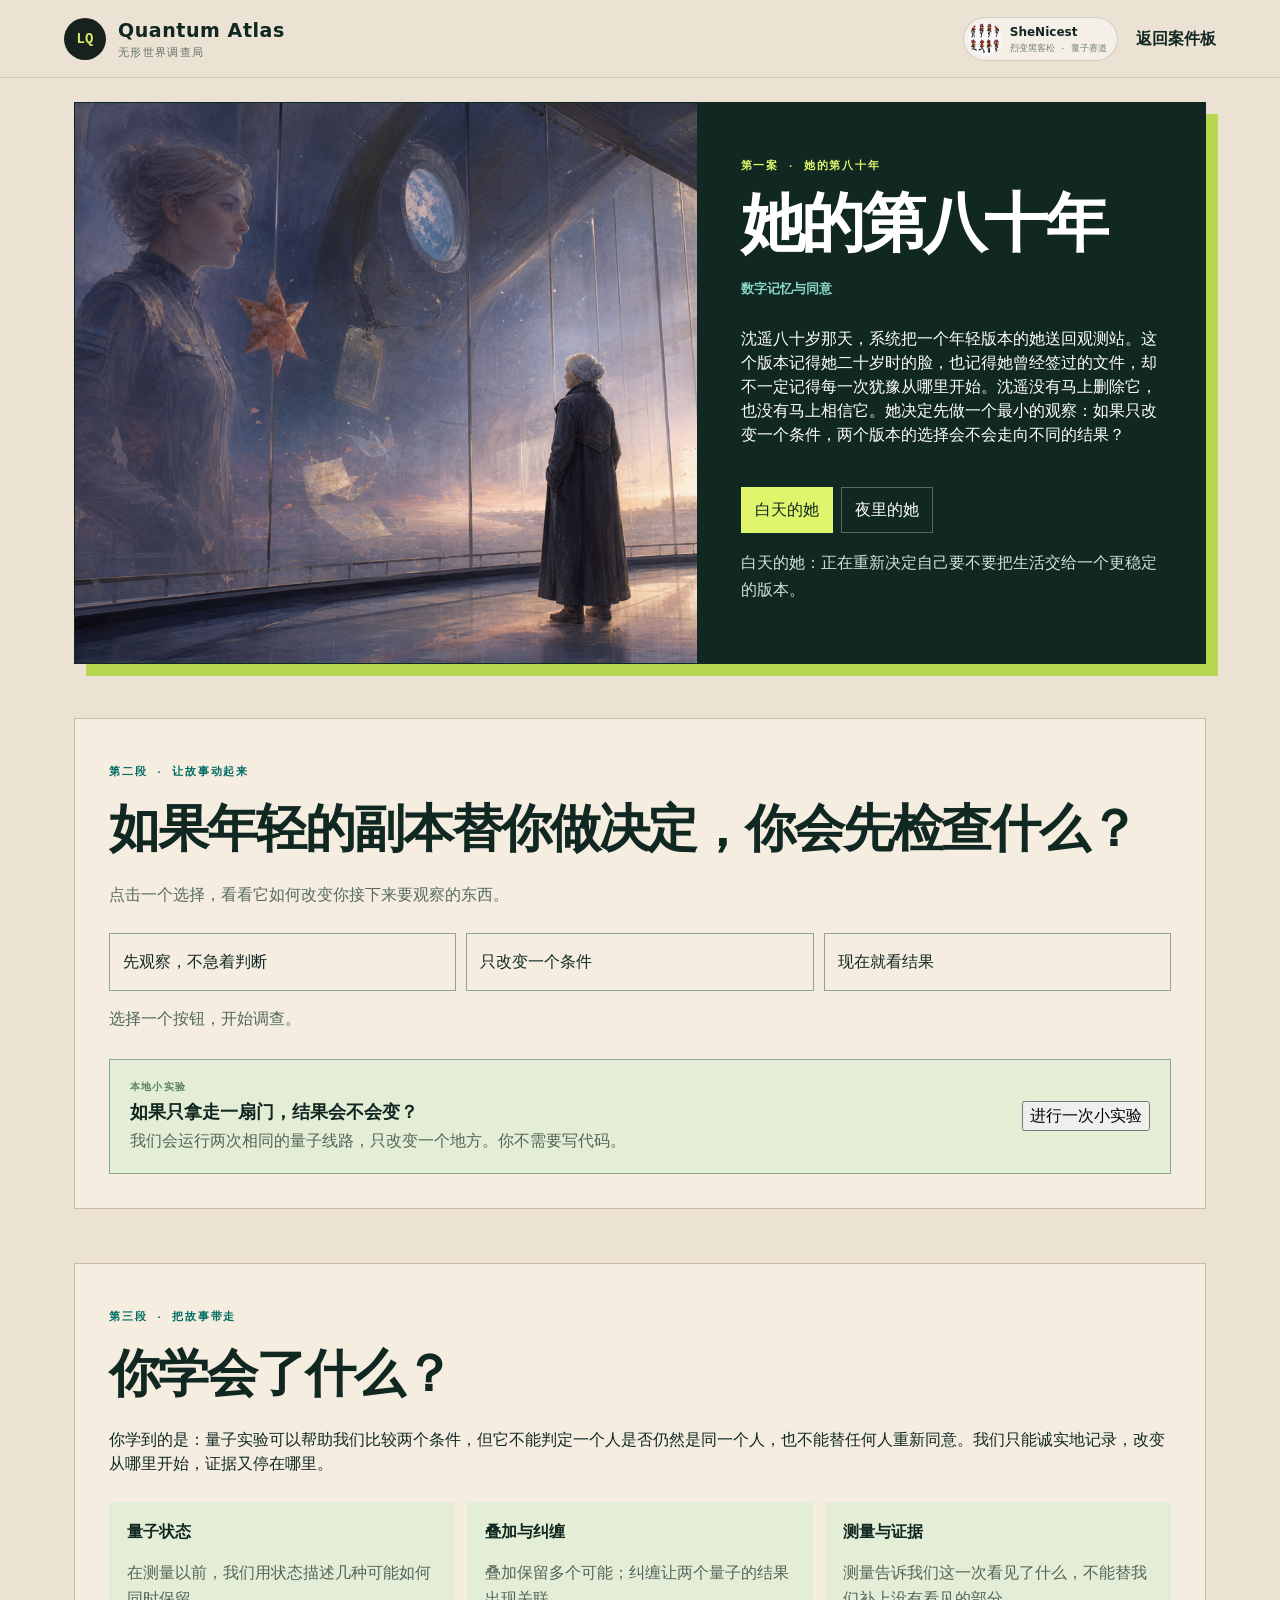
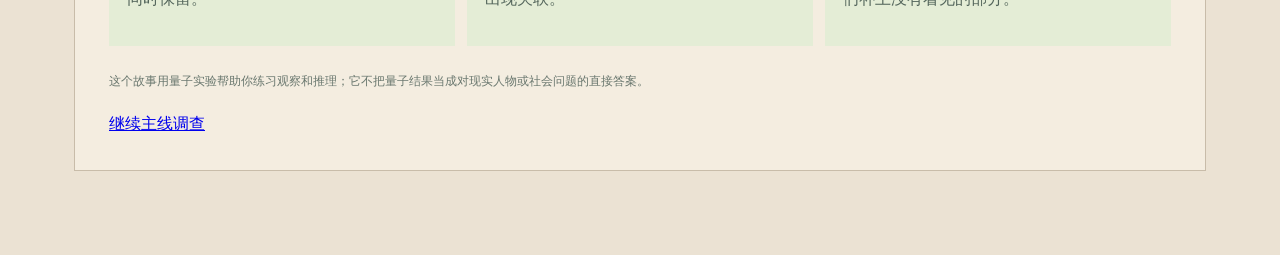
<file: starter_kit/web/case.html>
<!doctype html>
<html lang="zh-CN">
<head>
  <meta charset="utf-8">
  <meta name="viewport" content="width=device-width, initial-scale=1">
  <title>Quantum Atlas · 案件</title>
  <link rel="icon" href="favicon.svg" type="image/svg+xml">
  <link rel="stylesheet" href="styles.css">
  <link rel="stylesheet" href="case.css">
</head>
<body class="case-page">
  <header class="masthead"><a class="brand" href="index.html"><span class="brand-mark">LQ</span><span><strong>Quantum Atlas</strong><small>无形世界调查局</small></span></a><div class="masthead-partner" aria-label="SheNicest 赛事合作标识"><img src="assets/shenicest-logo.png" alt="SheNicest 赛事徽章"><span><strong>SheNicest</strong><small>烈变黑客松 · 量子赛道</small></span></div><a class="case-back" href="index.html#caseboard-title">返回案件板</a></header>
  <main id="case-main">
    <section class="case-intro" aria-labelledby="case-title">
      <div class="case-art"><img data-case-art src="assets/story/zero-point-station.png" alt="案件场景"></div>
      <div class="case-intro-copy"><p class="eyebrow" data-case-number>案件</p><h1 id="case-title" data-case-title>正在打开档案</h1><p class="case-theme" data-case-theme></p><p data-case-intro>档案正在展开。</p><div class="case-identities"><button class="case-choice active" data-identity="public" type="button">白天的她</button><button class="case-choice" data-identity="hidden" type="button">夜里的她</button></div><p class="case-identity-copy" data-identity-copy></p></div>
    </section>

    <section class="case-interaction" aria-labelledby="interaction-title">
      <div class="case-section-heading"><p class="eyebrow">第二段 · 让故事动起来</p><h2 id="interaction-title" data-case-question>你愿意先看哪一种可能？</h2><p>点击一个选择，看看它如何改变你接下来要观察的东西。</p></div>
      <div class="case-actions"><button class="case-action" data-action="observe" type="button">先观察，不急着判断</button><button class="case-action" data-action="change" type="button">只改变一个条件</button><button class="case-action" data-action="measure" type="button">现在就看结果</button></div>
      <p class="case-feedback" data-case-feedback role="status" aria-live="polite">选择一个按钮，开始调查。</p>
      <div class="case-experiment"><div><span class="case-label">本地小实验</span><strong>如果只拿走一扇门，结果会不会变？</strong><p>我们会运行两次相同的量子线路，只改变一个地方。你不需要写代码。</p></div><button id="run-case-experiment" class="story-primary" type="button">进行一次小实验</button></div>
      <div class="case-result" data-case-result hidden><span class="case-label">你刚刚看见</span><strong data-result-title>等待结果</strong><p data-result-copy></p><div class="case-bars" data-case-bars></div></div>
    </section>

    <section class="case-summary" aria-labelledby="summary-title"><p class="eyebrow">第三段 · 把故事带走</p><h2 id="summary-title">你学会了什么？</h2><p class="case-lesson" data-case-lesson></p><div class="case-summary-grid"><div><strong>量子状态</strong><p>在测量以前，我们用状态描述几种可能如何同时保留。</p></div><div><strong>叠加与纠缠</strong><p>叠加保留多个可能；纠缠让两个量子的结果出现关联。</p></div><div><strong>测量与证据</strong><p>测量告诉我们这一次看见了什么，不能替我们补上没有看见的部分。</p></div></div><p class="case-boundary">这个故事用量子实验帮助你练习观察和推理；它不把量子结果当成对现实人物或社会问题的直接答案。</p><a class="story-primary" href="index.html#inquiry-world">继续主线调查</a></section>
  </main>
  <div class="notice" data-case-notice role="status" aria-live="polite"></div>
  <script src="case.js" defer></script>
</body>
</html>
</file>
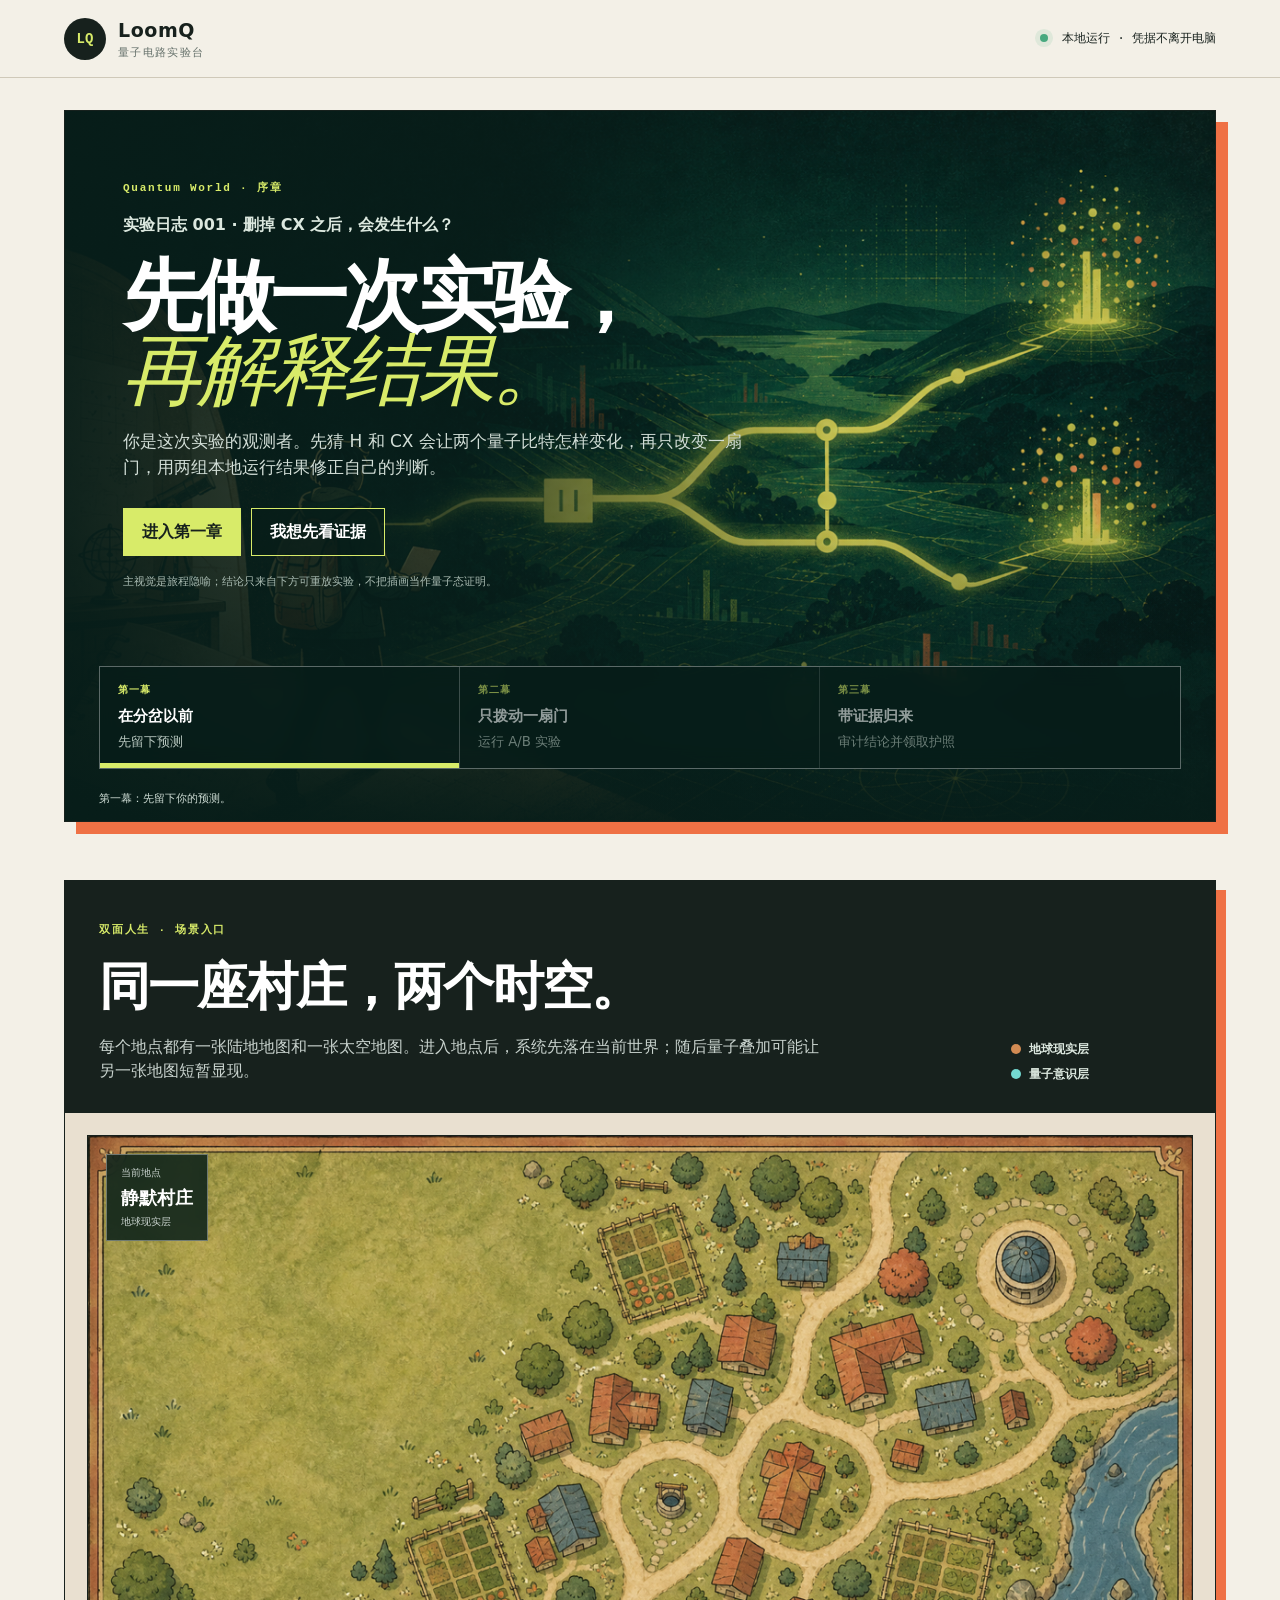
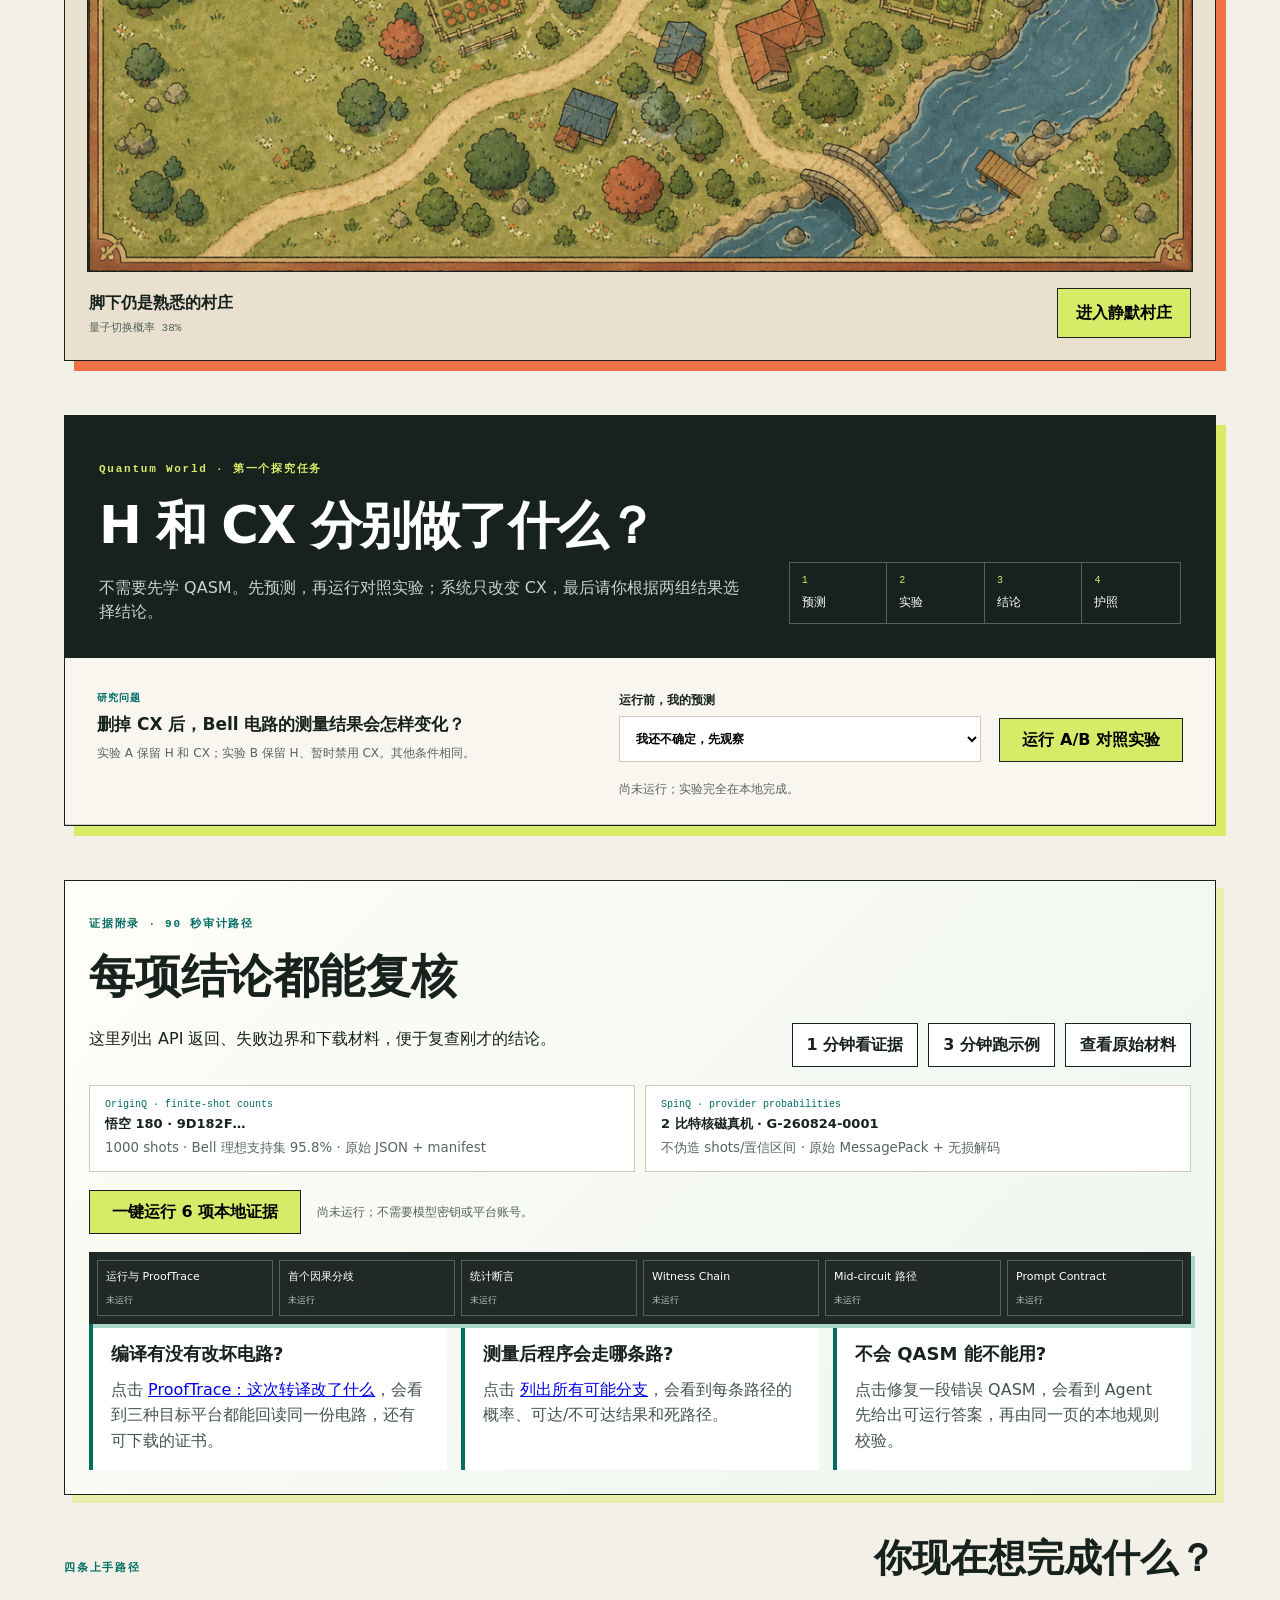
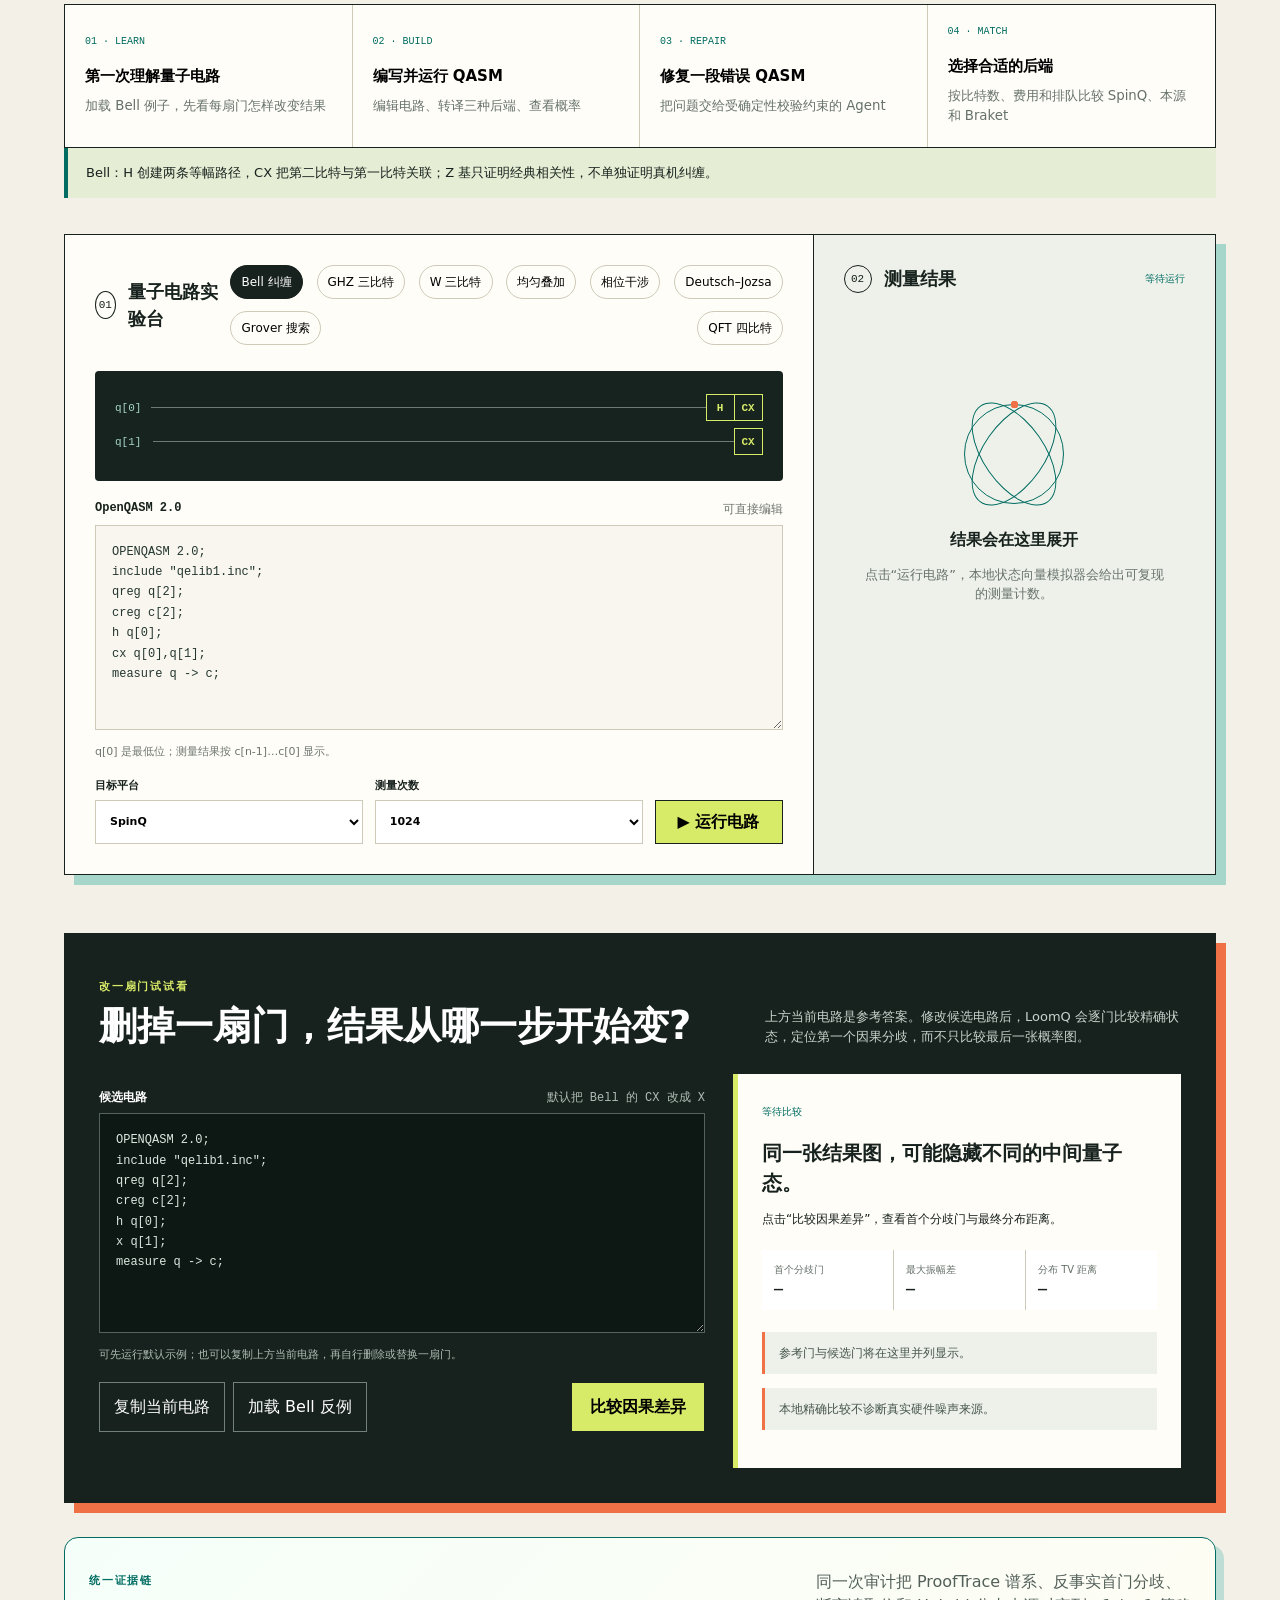
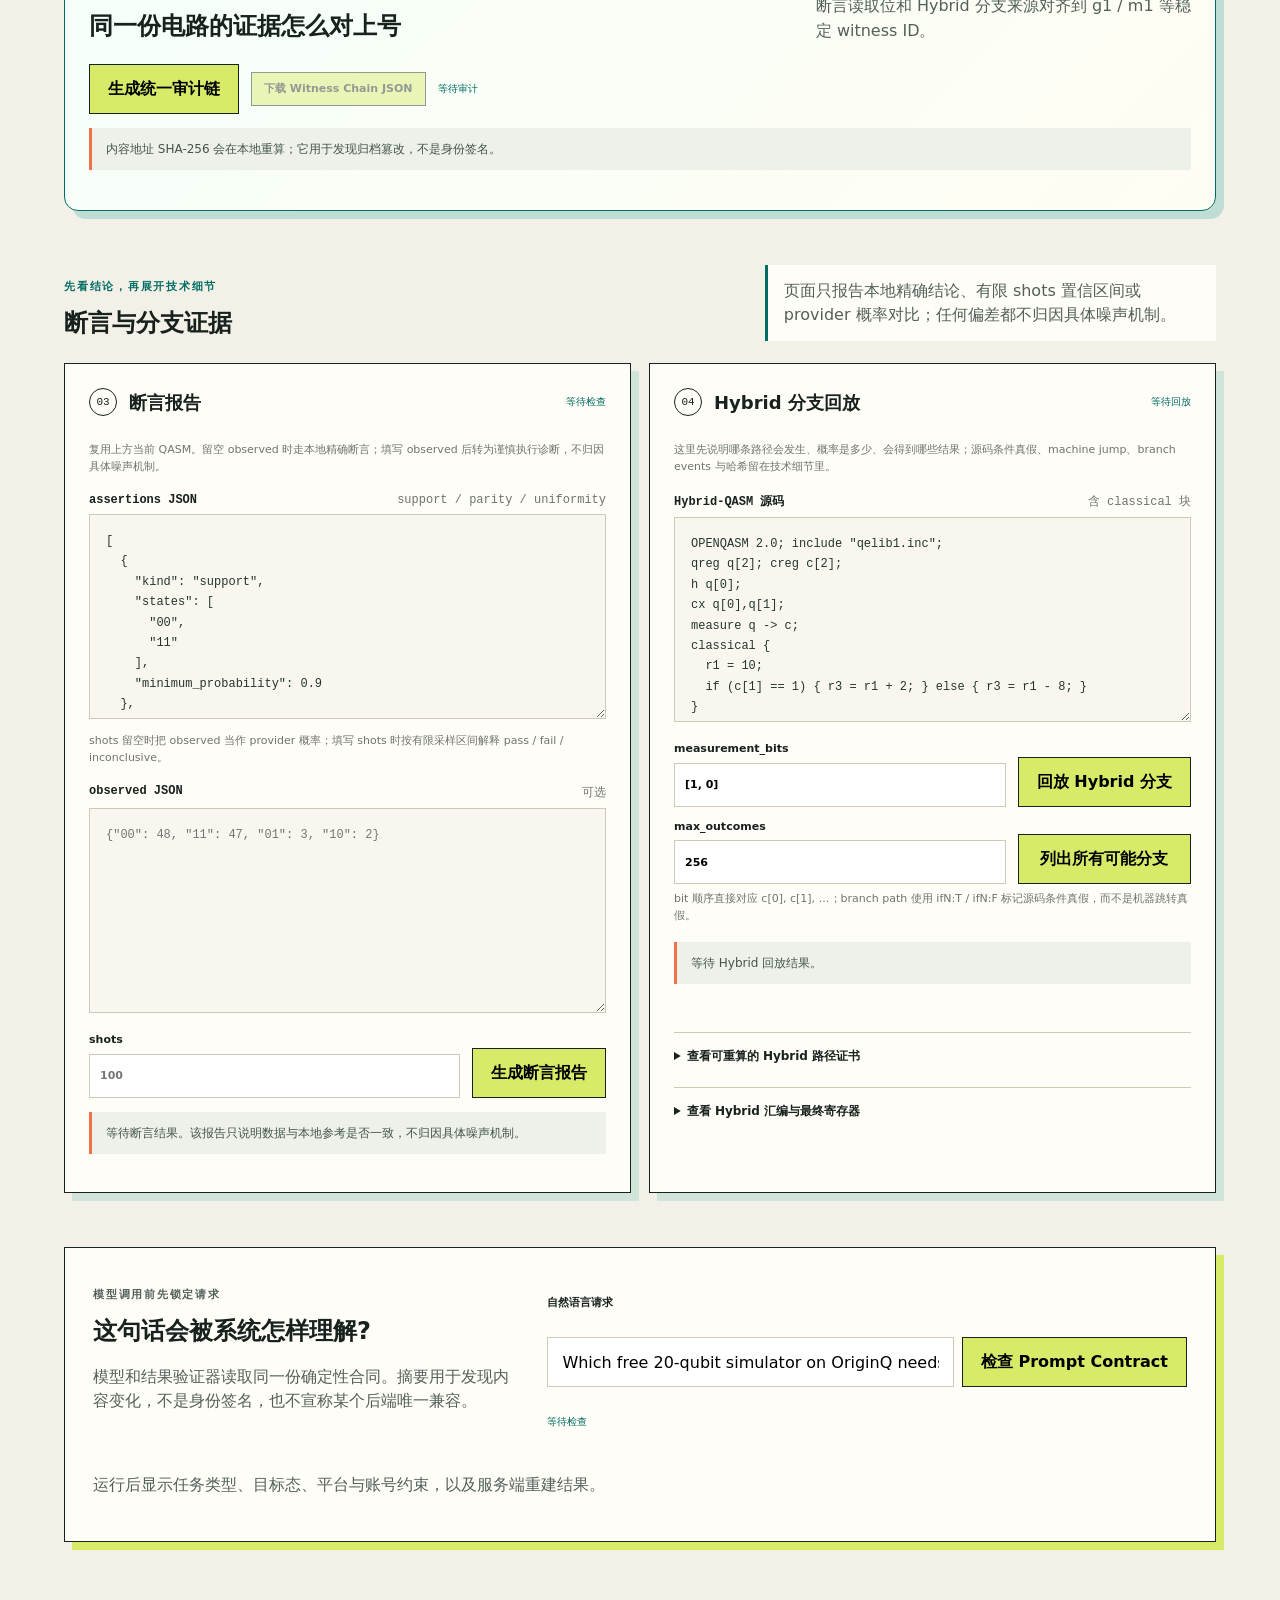
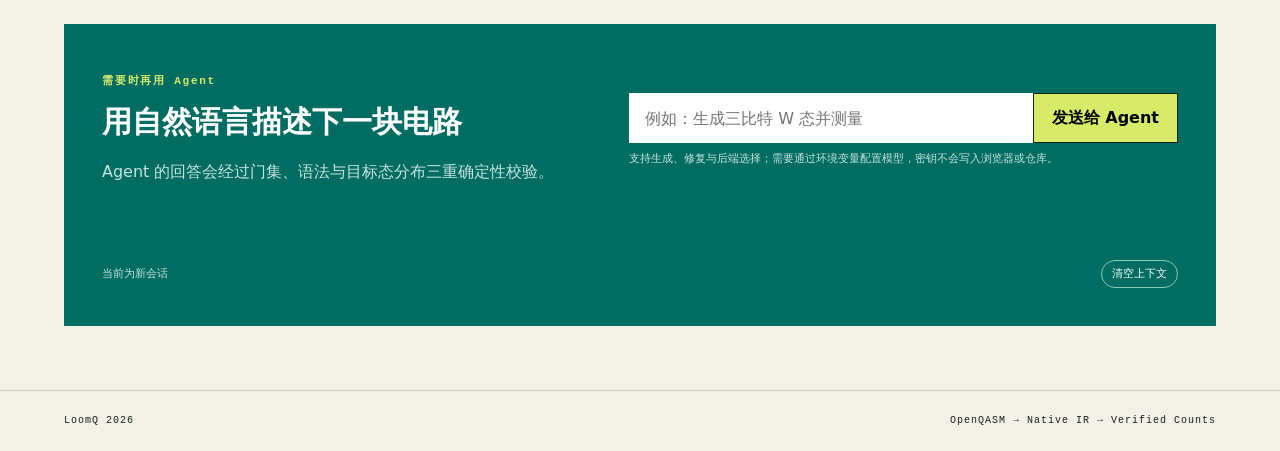
<file: starter_kit/web/console.backup.html>
<!doctype html>
<html lang="zh-CN">
<head>
  <meta charset="utf-8">
  <meta name="viewport" content="width=device-width, initial-scale=1">
  <meta name="description" content="LoomQ 零依赖量子电路实验台">
  <title>LoomQ · 量子电路实验台</title>
  <link rel="icon" href="favicon.svg" type="image/svg+xml">
  <link rel="stylesheet" href="styles.css">
  <link rel="stylesheet" href="enhancements.css">
</head>
<body>
  <a class="skip-link" href="#inquiry-world">跳到探究任务</a>
  <header class="masthead">
    <a class="brand" href="#top" aria-label="LoomQ 首页">
      <span class="brand-mark" aria-hidden="true">LQ</span>
      <span><strong>LoomQ</strong><small>量子电路实验台</small></span>
    </a>
    <p class="status"><span aria-hidden="true"></span> 本地运行 · 凭据不离开电脑</p>
  </header>

  <main id="top">
    <section class="story-hero" aria-labelledby="hero-title">
      <img src="assets/quantum-world-journey.png" alt="一位初学者从观测站走向由量子电路线构成的分岔世界，手中拿着实验护照">
      <div class="story-hero-copy">
        <p class="eyebrow">Quantum World · 序章</p>
        <p class="story-kicker">实验日志 001 · 删掉 CX 之后，会发生什么？</p>
        <h1 id="hero-title">先做一次实验，<br><em>再解释结果。</em></h1>
        <p class="intro">你是这次实验的观测者。先猜 H 和 CX 会让两个量子比特怎样变化，再只改变一扇门，用两组本地运行结果修正自己的判断。</p>
        <nav class="story-actions" aria-label="Quantum World 快速入口">
          <a class="story-primary" href="#inquiry-world">进入第一章</a>
          <a class="story-secondary" href="#evidence-map">我想先看证据</a>
        </nav>
        <p class="story-boundary">主视觉是旅程隐喻；结论只来自下方可重放实验，不把插画当作量子态证明。</p>
      </div>
      <ol id="story-chapters" class="story-chapters" aria-label="三幕探究旅程">
        <li data-story-chapter="predict" class="current"><span>第一幕</span><strong>在分岔以前</strong><small>先留下预测</small></li>
        <li data-story-chapter="experiment" class="upcoming"><span>第二幕</span><strong>只拨动一扇门</strong><small>运行 A/B 实验</small></li>
        <li data-story-chapter="conclude" class="upcoming"><span>第三幕</span><strong>带证据归来</strong><small>审计结论并领取护照</small></li>
      </ol>
      <p id="story-progress-copy" class="story-progress-copy" role="status" aria-live="polite">第一幕：先留下你的预测。</p>
    </section>

    <section id="double-life" class="double-life" aria-labelledby="double-life-title">
      <div class="double-life-heading">
        <div>
          <p class="eyebrow">双面人生 · 场景入口</p>
          <h2 id="double-life-title">同一座村庄，两个时空。</h2>
          <p>每个地点都有一张陆地地图和一张太空地图。进入地点后，系统先落在当前世界；随后量子叠加可能让另一张地图短暂显现。</p>
        </div>
        <div class="double-life-legend" aria-label="场景说明">
          <span><i class="legend-dot earth"></i>地球现实层</span>
          <span><i class="legend-dot cosmos"></i>量子意识层</span>
        </div>
      </div>
      <div class="double-life-stage-wrap">
        <div class="double-life-stage" data-double-life-stage data-side="earth" aria-label="双面人生场景地图">
          <img class="double-life-layer is-visible" data-double-life-layer="earth" src="assets/story/double-life-village-earth-2d.png" alt="二维地球现实层贴图：安静村庄、道路、菜园与观测穹顶">
          <img class="double-life-layer" data-double-life-layer="cosmos" src="assets/story/double-life-village-cosmos-2d.png" alt="二维量子意识层贴图：同一座村庄变成星云道路与发光栖居地">
          <div class="double-life-location"><span>当前地点</span><strong data-double-life-location>静默村庄</strong><small data-double-life-side>地球现实层</small></div>
          <div class="double-life-toast" data-double-life-toast role="status" aria-live="polite" hidden></div>
        </div>
        <div class="double-life-controls">
          <div><strong data-double-life-transition>等待进入地点</strong><span data-double-life-probability>量子切换概率 38%</span></div>
          <button id="double-life-enter" class="secondary" type="button">进入静默村庄</button>
        </div>
      </div>
    </section>

    <section id="inquiry-world" class="inquiry-world" aria-labelledby="inquiry-title" tabindex="-1">
      <div class="inquiry-heading">
        <div>
          <p class="eyebrow">Quantum World · 第一个探究任务</p>
          <h2 id="inquiry-title">H 和 CX 分别做了什么？</h2>
          <p>不需要先学 QASM。先预测，再运行对照实验；系统只改变 CX，最后请你根据两组结果选择结论。</p>
        </div>
        <ol class="inquiry-route" aria-label="探究步骤">
          <li><span>1</span>预测</li>
          <li><span>2</span>实验</li>
          <li><span>3</span>结论</li>
          <li><span>4</span>护照</li>
        </ol>
      </div>

      <div class="inquiry-prompt">
        <div>
          <span class="inquiry-label">研究问题</span>
          <strong>删掉 CX 后，Bell 电路的测量结果会怎样变化？</strong>
          <p>实验 A 保留 H 和 CX；实验 B 保留 H、暂时禁用 CX。其他条件相同。</p>
        </div>
        <label for="inquiry-prediction">运行前，我的预测
          <select id="inquiry-prediction">
            <option value="not-sure">我还不确定，先观察</option>
            <option value="h-opens-branches">H 已经建立分支，CX 改变相关结构</option>
            <option value="cx-opens-branches">CX 才建立最初的两个分支</option>
          </select>
        </label>
        <button id="run-inquiry" class="primary" type="button">运行 A/B 对照实验</button>
        <p id="inquiry-status" role="status" aria-live="polite">尚未运行；实验完全在本地完成。</p>
      </div>

      <div id="inquiry-results" class="inquiry-results" hidden>
        <div class="inquiry-comparison">
          <article class="inquiry-experiment">
            <header><span>实验 A · 完整 Bell</span><strong>H + CX</strong></header>
            <div id="inquiry-control-chart" class="inquiry-chart" aria-label="完整 Bell 电路测量分布"></div>
            <p id="inquiry-control-observation">等待实验结果。</p>
          </article>
          <article class="inquiry-experiment variant">
            <header><span>实验 B · 只改一个条件</span><strong>H，禁用 CX</strong></header>
            <div id="inquiry-variant-chart" class="inquiry-chart" aria-label="禁用 CX 后的测量分布"></div>
            <p id="inquiry-variant-observation">等待实验结果。</p>
          </article>
        </div>
        <div class="inquiry-finding" aria-live="polite">
          <span class="inquiry-label">证据读法</span>
          <strong id="inquiry-finding-title">等待比较</strong>
          <p id="inquiry-finding-copy"></p>
          <code id="inquiry-divergence">first divergence —</code>
        </div>
        <div class="inquiry-conclusion">
          <label for="inquiry-conclusion">根据结果，我的结论
            <select id="inquiry-conclusion">
              <option value="h-opens-branches-cx-correlates">H 建立分支，CX 改变两个比特的相关结构</option>
              <option value="cx-opens-branches">CX 建立了最初的两个分支</option>
              <option value="proves-nonlocality">这次 Z 基实验完整证明了 Bell 非定域性</option>
            </select>
          </label>
          <button id="audit-inquiry" class="secondary" type="button">用实验审计结论</button>
          <div id="inquiry-audit" class="inquiry-audit" role="status" aria-live="polite">
            选择一条结论，让系统指出证据支持到哪里。
          </div>
          <a id="download-inquiry" class="proof-download" href="#" aria-disabled="true">下载可重放实验护照 JSON</a>
        </div>
      </div>
    </section>

    <section id="evidence-map" class="evidence-map" aria-labelledby="evidence-map-title" tabindex="-1">
      <div class="evidence-map-header">
        <div>
          <p class="eyebrow">证据附录 · 90 秒审计路径</p>
          <h2 id="evidence-map-title">每项结论都能复核</h2>
          <p>这里列出 API 返回、失败边界和下载材料，便于复查刚才的结论。</p>
        </div>
        <div class="judge-choices" aria-label="快速入口">
          <a class="judge-choice" href="#evidence-map">1 分钟看证据</a>
          <a class="judge-choice" href="#workspace">3 分钟跑示例</a>
          <a class="judge-choice" href="https://github.com/JunkaiWang-TheoPhy/LoomQ-2026/tree/main/starter_kit/evidence" target="_blank" rel="noreferrer">查看原始材料</a>
        </div>
      </div>
      <div class="hardware-proofline" aria-label="已归档真机证据">
        <a href="https://github.com/JunkaiWang-TheoPhy/LoomQ-2026/blob/main/starter_kit/evidence/files/originq-result.json" target="_blank" rel="noreferrer">
          <span>OriginQ · finite-shot counts</span>
          <strong>悟空 180 · 9D182F…</strong>
          <small>1000 shots · Bell 理想支持集 95.8% · 原始 JSON + manifest</small>
        </a>
        <a href="https://github.com/JunkaiWang-TheoPhy/LoomQ-2026/blob/main/starter_kit/evidence/files/spinq-result.msgpack" target="_blank" rel="noreferrer">
          <span>SpinQ · provider probabilities</span>
          <strong>2 比特核磁真机 · G-260824-0001</strong>
          <small>不伪造 shots/置信区间 · 原始 MessagePack + 无损解码</small>
        </a>
      </div>
      <div class="judge-tour-launch">
        <button id="run-judge-tour" class="primary" type="button">一键运行 6 项本地证据</button>
        <p id="judge-tour-status" role="status" aria-live="polite">尚未运行；不需要模型密钥或平台账号。</p>
      </div>
      <nav id="judge-tour" class="judge-tour" aria-label="90 秒评委导览">
        <a href="#workspace" data-tour-step="run">运行与 ProofTrace <span id="tour-run-status">未运行</span></a>
        <a href="#counterfactual-panel" data-tour-step="compare">首个因果分歧 <span id="tour-compare-status">未运行</span></a>
        <a href="#assert-panel" data-tour-step="assert">统计断言 <span id="tour-assert-status">未运行</span></a>
        <a href="#witness-panel" data-tour-step="witness">Witness Chain <span id="tour-witness-status">未运行</span></a>
        <a href="#hybrid-panel" data-tour-step="hybrid">Mid-circuit 路径 <span id="tour-hybrid-status">未运行</span></a>
        <a href="#prompt-contract-panel" data-tour-step="contract">Prompt Contract <span id="tour-contract-status">未运行</span></a>
      </nav>
      <ol class="question-checklist">
        <li class="question-item">
          <h3>编译有没有改坏电路?</h3>
          <p>点击 <a href="#proof-panel">ProofTrace：这次转译改了什么</a>，会看到三种目标平台都能回读同一份电路，还有可下载的证书。</p>
        </li>
        <li class="question-item">
          <h3>测量后程序会走哪条路?</h3>
          <p>点击 <a href="#hybrid-panel">列出所有可能分支</a>，会看到每条路径的概率、可达/不可达结果和死路径。</p>
        </li>
        <li class="question-item">
          <h3>不会 QASM 能不能用?</h3>
          <p>点击修复一段错误 QASM，会看到 Agent 先给出可运行答案，再由同一页的本地规则校验。</p>
        </li>
      </ol>
    </section>

    <section class="task-switcher" aria-labelledby="task-title">
      <div>
        <p class="eyebrow">四条上手路径</p>
        <h2 id="task-title">你现在想完成什么？</h2>
      </div>
      <div class="task-grid">
        <button class="task-card" data-task="learn"><span>01 · LEARN</span><strong>第一次理解量子电路</strong><small>加载 Bell 例子，先看每扇门怎样改变结果</small></button>
        <button class="task-card" data-task="build"><span>02 · BUILD</span><strong>编写并运行 QASM</strong><small>编辑电路、转译三种后端、查看概率</small></button>
        <button class="task-card" data-task="repair"><span>03 · REPAIR</span><strong>修复一段错误 QASM</strong><small>把问题交给受确定性校验约束的 Agent</small></button>
        <button class="task-card" data-task="backend"><span>04 · MATCH</span><strong>选择合适的后端</strong><small>按比特数、费用和排队比较 SpinQ、本源和 Braket</small></button>
      </div>
      <div id="lesson" class="lesson" tabindex="-1">
        <strong>Bell 态只需要两步：</strong>H 门让 q[0] 同时保留 0 和 1 的振幅；CX 再把 q[1] 与它关联。测量时主要得到 00 和 11，这证明模拟结果具有经典相关性；单靠 Z 基测量不能完整证明真机纠缠。
      </div>
    </section>

    <section id="workspace" class="workspace" aria-label="量子电路实验台" tabindex="-1">
      <div class="editor-panel">
        <div class="panel-heading">
          <div><span class="index">01</span><h2>量子电路实验台</h2></div>
          <div class="examples" role="group" aria-label="示例电路">
            <button class="chip active" data-example="bell">Bell 纠缠</button>
            <button class="chip" data-example="ghz">GHZ 三比特</button>
            <button class="chip" data-example="w">W 三比特</button>
            <button class="chip" data-example="uniform">均匀叠加</button>
            <button class="chip" data-example="interference">相位干涉</button>
            <button class="chip" data-example="deutsch">Deutsch–Jozsa</button>
            <button class="chip" data-example="grover">Grover 搜索</button>
            <button class="chip" data-example="qft">QFT 四比特</button>
          </div>
        </div>

        <div id="circuit" class="circuit" aria-label="量子电路预览"></div>

        <label class="code-label" for="qasm">OpenQASM 2.0 <span>可直接编辑</span></label>
        <textarea id="qasm" spellcheck="false" aria-describedby="qasm-help"></textarea>
        <p id="qasm-help" class="hint">q[0] 是最低位；测量结果按 c[n-1]…c[0] 显示。</p>

        <div class="controls">
          <label>目标平台
            <select id="target">
              <option value="spinq">SpinQ</option>
              <option value="originq">本源 OriginQ</option>
              <option value="braket">AWS Braket</option>
            </select>
          </label>
          <label>测量次数
            <select id="shots">
              <option>128</option><option>512</option><option selected>1024</option><option>4096</option>
            </select>
          </label>
          <button id="run" class="primary"><span aria-hidden="true">▶</span> 运行电路</button>
        </div>
      </div>

      <aside class="result-panel" aria-labelledby="result-title">
        <div class="panel-heading">
          <div><span class="index">02</span><h2 id="result-title">测量结果</h2></div>
          <span id="backend" class="backend">等待运行</span>
        </div>
        <div id="empty" class="empty-state">
          <div class="orbit" aria-hidden="true"><i></i><i></i><i></i></div>
          <strong>结果会在这里展开</strong>
          <p>点击“运行电路”，本地状态向量模拟器会给出可复现的测量计数。</p>
        </div>
        <div id="results" hidden>
          <div id="chart" class="chart" aria-label="测量概率柱状图"></div>
          <table id="result-table">
            <caption>测量结果文本表</caption>
            <thead><tr><th scope="col">量子态</th><th scope="col">计数</th><th scope="col">概率</th></tr></thead>
            <tbody id="result-rows"></tbody>
          </table>
          <p id="explanation" class="explanation"></p>
          <details id="proof-panel" class="proof-panel" open>
            <summary>
              <strong>ProofTrace：这次转译改了什么</strong>
              <span id="proof-status">等待证明</span>
            </summary>
            <p id="proof-scope" class="proof-scope"></p>
            <dl class="proof-semantic">
              <div>
                <dt>所有基列都查过了吗？</dt>
                <dd id="proof-semantic-basis">—</dd>
              </div>
              <div>
                <dt>是不是同一个全局相位？</dt>
                <dd id="proof-semantic-phase">—</dd>
              </div>
              <div>
                <dt>最大误差有多大？</dt>
                <dd id="proof-semantic-error">—</dd>
              </div>
              <div>
                <dt>这是不是形式化证明？</dt>
                <dd id="proof-semantic-bound">—</dd>
              </div>
            </dl>
            <dl class="proof-metrics">
              <div><dt>量子门</dt><dd id="proof-gates">—</dd></div>
              <div><dt>深度</dt><dd id="proof-depth">—</dd></div>
              <div><dt>双比特门</dt><dd id="proof-two-qubit">—</dd></div>
              <div><dt>来源覆盖</dt><dd id="proof-lineage">—</dd></div>
            </dl>
            <strong class="proof-label">三后端独立回读</strong>
            <ul id="proof-targets" class="proof-targets"></ul>
            <strong class="proof-label">已应用的可证明重写</strong>
            <ol id="proof-rewrites" class="proof-rewrites"></ol>
            <a id="download-proof" class="proof-download" href="#" aria-disabled="true">下载证明证书 JSON</a>
          </details>
          <details id="state-trace" class="state-trace" aria-label="逐门量子状态" open>
            <summary class="trace-heading">
              <strong>逐门状态故事</strong>
              <span>振幅包含概率看不到的相位</span>
            </summary>
            <ol id="trace-steps"></ol>
          </details>
          <details>
            <summary>查看目标平台原生指令</summary>
            <pre id="native"></pre>
          </details>
        </div>
      </aside>
    </section>

    <section id="counterfactual-panel" class="counterfactual" aria-labelledby="counterfactual-title">
      <div class="counterfactual-heading">
        <div>
          <p class="eyebrow">改一扇门试试看</p>
          <h2 id="counterfactual-title">删掉一扇门，结果从哪一步开始变?</h2>
        </div>
        <p>上方当前电路是参考答案。修改候选电路后，LoomQ 会逐门比较精确状态，定位第一个因果分歧，而不只比较最后一张概率图。</p>
      </div>
      <div class="counterfactual-grid">
        <div>
          <label class="code-label" for="candidate-qasm">候选电路 <span>默认把 Bell 的 CX 改成 X</span></label>
          <textarea id="candidate-qasm" spellcheck="false" aria-describedby="candidate-help"></textarea>
          <p id="candidate-help" class="hint">可先运行默认示例；也可以复制上方当前电路，再自行删除或替换一扇门。</p>
          <div class="counterfactual-controls">
            <button id="copy-reference" class="ghost-button" type="button">复制当前电路</button>
            <button id="load-counterexample" class="ghost-button" type="button">加载 Bell 反例</button>
            <button id="run-compare" class="secondary" type="button">比较因果差异</button>
          </div>
        </div>
        <div id="compare-result" class="compare-result" tabindex="-1" aria-live="polite">
          <span id="compare-status" class="backend">等待比较</span>
          <strong id="compare-summary">同一张结果图，可能隐藏不同的中间量子态。</strong>
          <p id="compare-explanation">点击“比较因果差异”，查看首个分歧门与最终分布距离。</p>
          <dl class="compare-metrics">
            <div><dt>首个分歧门</dt><dd id="compare-gate">—</dd></div>
            <div><dt>最大振幅差</dt><dd id="compare-amplitude">—</dd></div>
            <div><dt>分布 TV 距离</dt><dd id="compare-distance">—</dd></div>
          </dl>
          <p id="compare-operations" class="audit-note">参考门与候选门将在这里并列显示。</p>
          <p id="compare-scope" class="audit-note">本地精确比较不诊断真实硬件噪声来源。</p>
        </div>
      </div>
    </section>

    <section id="witness-panel" class="witness-panel" aria-labelledby="witness-title" tabindex="-1">
      <div class="witness-heading">
        <div>
          <p class="eyebrow">统一证据链</p>
          <h2 id="witness-title">同一份电路的证据怎么对上号</h2>
        </div>
        <p>同一次审计把 ProofTrace 谱系、反事实首门分歧、断言读取位和 Hybrid 分支来源对齐到 g1 / m1 等稳定 witness ID。</p>
      </div>
      <div class="witness-actions">
        <button id="run-witness" class="secondary" type="button">生成统一审计链</button>
        <a id="download-witness" class="proof-download" href="#" aria-disabled="true">下载 Witness Chain JSON</a>
        <span id="witness-status" class="backend">等待审计</span>
      </div>
      <p id="witness-integrity" class="audit-note">内容地址 SHA-256 会在本地重算；它用于发现归档篡改，不是身份签名。</p>
      <ol id="witness-chain" class="witness-chain" aria-live="polite"></ol>
    </section>

    <section class="evidence-lab" aria-labelledby="evidence-title">
      <div class="evidence-header">
        <div>
          <p class="eyebrow">先看结论，再展开技术细节</p>
          <h2 id="evidence-title">断言与分支证据</h2>
        </div>
        <p class="evidence-copy">页面只报告本地精确结论、有限 shots 置信区间或 provider 概率对比；任何偏差都不归因具体噪声机制。</p>
      </div>

      <div class="evidence-grid">
        <section id="assert-panel" class="evidence-card" aria-labelledby="assert-title">
          <div class="panel-heading">
            <div><span class="index">03</span><h3 id="assert-title">断言报告</h3></div>
            <span id="assert-mode" class="backend">等待检查</span>
          </div>
          <p class="hint">复用上方当前 QASM。留空 observed 时走本地精确断言；填写 observed 后转为谨慎执行诊断，不归因具体噪声机制。</p>
          <label class="code-label" for="assertions-input">assertions JSON <span>support / parity / uniformity</span></label>
          <textarea id="assertions-input" spellcheck="false" aria-describedby="assert-help"></textarea>
          <p id="assert-help" class="hint">shots 留空时把 observed 当作 provider 概率；填写 shots 时按有限采样区间解释 pass / fail / inconclusive。</p>
          <label class="code-label" for="observed-input">observed JSON <span>可选</span></label>
          <textarea id="observed-input" spellcheck="false" placeholder='{"00": 48, "11": 47, "01": 3, "10": 2}'></textarea>
          <div class="evidence-controls">
            <label>shots
              <input id="observed-shots" type="number" min="1" max="100000" step="1" placeholder="100">
            </label>
            <button id="run-assert" class="secondary" type="button">生成断言报告</button>
          </div>
          <p id="assert-caveat" class="audit-note">等待断言结果。该报告只说明数据与本地参考是否一致，不归因具体噪声机制。</p>
          <ul id="assert-results" class="audit-list"></ul>
        </section>

        <section id="hybrid-panel" class="evidence-card" aria-labelledby="hybrid-title">
          <div class="panel-heading">
            <div><span class="index">04</span><h3 id="hybrid-title">Hybrid 分支回放</h3></div>
            <span id="hybrid-path" class="backend">等待回放</span>
          </div>
          <p class="hint">这里先说明哪条路径会发生、概率是多少、会得到哪些结果；源码条件真假、machine jump、branch events 与哈希留在技术细节里。</p>
          <label class="code-label" for="hybrid-source">Hybrid-QASM 源码 <span>含 classical 块</span></label>
          <textarea id="hybrid-source" spellcheck="false"></textarea>
          <div class="evidence-controls">
            <label>measurement_bits
              <input id="hybrid-bits" type="text" value="[1, 0]" aria-describedby="hybrid-help">
            </label>
            <button id="run-hybrid" class="secondary" type="button">回放 Hybrid 分支</button>
            <label>max_outcomes
              <input id="hybrid-max-outcomes" type="number" min="1" max="256" step="1" value="256">
            </label>
            <button id="run-hybrid-path" class="secondary" type="button">列出所有可能分支</button>
          </div>
          <p id="hybrid-help" class="hint">bit 顺序直接对应 c[0], c[1], …；branch path 使用 ifN:T / ifN:F 标记源码条件真假，而不是机器跳转真假。</p>
          <p id="hybrid-caveat" class="audit-note">等待 Hybrid 回放结果。</p>
          <ol id="hybrid-branches" class="audit-list"></ol>
          <ol id="hybrid-events" class="audit-list compact"></ol>
          <details id="hybrid-path-panel" class="path-certificate">
            <summary>查看可重算的 Hybrid 路径证书</summary>
            <p id="hybrid-path-summary" class="audit-note">等待路径证书。</p>
            <div id="hybrid-path-overview" class="path-summary-grid"></div>
            <a id="download-hybrid-path" class="proof-download path-download" href="#" aria-disabled="true">下载路径证书 JSON</a>
            <ol id="hybrid-path-probabilities" class="audit-list"></ol>
            <ol id="hybrid-path-unreachable" class="audit-list compact"></ol>
          </details>
          <details>
            <summary>查看 Hybrid 汇编与最终寄存器</summary>
            <pre id="hybrid-assembly"></pre>
            <pre id="hybrid-registers"></pre>
          </details>
        </section>
      </div>
    </section>

    <section id="prompt-contract-panel" class="prompt-contract-panel" aria-labelledby="prompt-contract-title" tabindex="-1">
      <div>
        <p class="eyebrow">模型调用前先锁定请求</p>
        <h2 id="prompt-contract-title">这句话会被系统怎样理解?</h2>
        <p>模型和结果验证器读取同一份确定性合同。摘要用于发现内容变化，不是身份签名，也不宣称某个后端唯一兼容。</p>
      </div>
      <div class="prompt-contract-controls">
        <label for="contract-prompt">自然语言请求</label>
        <input id="contract-prompt" maxlength="20000" value="Which free 20-qubit simulator on OriginQ needs no account?">
        <button id="inspect-prompt-contract" class="secondary" type="button">检查 Prompt Contract</button>
        <span id="prompt-contract-status" class="backend">等待检查</span>
      </div>
      <div id="prompt-contract-result" class="prompt-contract-result" aria-live="polite">
        <p>运行后显示任务类型、目标态、平台与账号约束，以及服务端重建结果。</p>
      </div>
    </section>

    <section class="agent" aria-labelledby="agent-title">
      <div><p class="eyebrow">需要时再用 Agent</p><h2 id="agent-title">用自然语言描述下一块电路</h2><p>Agent 的回答会经过门集、语法与目标态分布三重确定性校验。</p></div>
      <form id="agent-form">
        <label class="sr-only" for="prompt">自然语言需求</label>
        <input id="prompt" placeholder="例如：生成三比特 W 态并测量" autocomplete="off" maxlength="20000" aria-describedby="prompt-help">
        <button class="secondary">发送给 Agent</button>
        <p id="prompt-help">支持生成、修复与后端选择；需要通过环境变量配置模型，密钥不会写入浏览器或仓库。</p>
      </form>
      <div class="conversation-tools">
        <span id="conversation-status">当前为新会话</span>
        <button id="clear-conversation" type="button">清空上下文</button>
      </div>
      <pre id="agent-reply" class="agent-reply" hidden></pre>
      <div id="agent-error" class="agent-error" role="alert" hidden></div>
    </section>
  </main>

  <footer><span>LoomQ 2026</span><span>OpenQASM → Native IR → Verified Counts</span></footer>
  <div id="notice" class="notice" role="status" aria-live="polite"></div>
  <script src="inquiry.js" defer></script>
  <script src="app.js" defer></script>
</body>
</html>
</file>
<file: starter_kit/web/styles.css>
:root{--ink:#17211d;--paper:#f3f0e7;--card:#fffdf7;--line:#cfc9b9;--teal:#006c62;--mint:#a6d5c9;--acid:#d8eb69;--orange:#ef7145;--mono:"SFMono-Regular",Consolas,monospace;--sans:Inter,"PingFang SC","Noto Sans CJK SC",system-ui,sans-serif}*{box-sizing:border-box}html{scroll-behavior:smooth}body{margin:0;background:var(--paper);color:var(--ink);font-family:var(--sans);line-height:1.5}.masthead{height:78px;display:flex;align-items:center;justify-content:space-between;border-bottom:1px solid var(--line);padding:0 max(28px,5vw)}.brand{display:flex;gap:12px;align-items:center;color:inherit;text-decoration:none}.brand-mark{display:grid;place-items:center;width:42px;height:42px;background:var(--ink);color:var(--acid);border-radius:50%;font:700 14px var(--mono)}.brand strong,.brand small{display:block}.brand strong{font-size:19px;letter-spacing:.03em}.brand small{color:#64706a;font-size:11px;letter-spacing:.12em}.status{font:12px var(--mono);text-transform:uppercase}.status span{display:inline-block;width:8px;height:8px;background:#48a97f;border-radius:50%;margin-right:7px;box-shadow:0 0 0 5px rgba(72,169,127,.12)}main{max-width:1440px;margin:auto;padding:0 max(28px,5vw)}.hero{min-height:330px;padding:62px 0 48px;display:grid;grid-template-columns:1.35fr 1fr;gap:8vw;align-items:end}.eyebrow{font:700 11px var(--mono);letter-spacing:.16em;color:var(--teal)}h1{font-size:clamp(48px,6.2vw,92px);line-height:.95;letter-spacing:-.055em;margin:15px 0 22px;max-width:900px}h1 em{font-weight:400;color:var(--teal)}.intro{font-size:17px;max-width:620px;color:#53605a}.steps{list-style:none;margin:0;padding:0;border-top:1px solid var(--ink)}.steps li{display:grid;grid-template-columns:50px 1fr;position:relative;padding:16px 0;border-bottom:1px solid var(--line)}.steps span{font:11px var(--mono);color:var(--teal)}.steps strong{font-size:14px}.steps small{grid-column:2;color:#6c746f}.workspace{display:grid;grid-template-columns:minmax(0,1.3fr) minmax(340px,.7fr);background:var(--card);border:1px solid var(--ink);box-shadow:10px 10px 0 var(--mint)}.editor-panel,.result-panel{padding:30px}.result-panel{border-left:1px solid var(--ink);background:#edf1e9}.panel-heading,.panel-heading>div{display:flex;align-items:center;justify-content:space-between;gap:12px}.panel-heading{margin-bottom:26px}.panel-heading h2{margin:0;font-size:18px}.index{font:11px var(--mono);display:grid;place-items:center;width:28px;height:28px;border:1px solid var(--ink);border-radius:50%}.examples{display:flex;gap:6px;flex-wrap:wrap;justify-content:flex-end}button,select,input,textarea{font:inherit}.chip{border:1px solid var(--line);background:transparent;padding:7px 10px;border-radius:100px;font-size:12px;cursor:pointer}.chip.active,.chip:hover{background:var(--ink);color:white;border-color:var(--ink)}.circuit{background:#16231e;color:white;border-radius:4px;padding:20px;min-height:110px;overflow:auto;margin-bottom:20px}.wire{display:flex;align-items:center;height:34px;min-width:max-content;font:11px var(--mono)}.wire-label{width:42px;color:var(--mint)}.wire-line{height:1px;background:#6c7b74;width:100%}.gate{display:inline-grid;place-items:center;min-width:29px;height:27px;padding:0 5px;margin-left:-1px;border:1px solid var(--acid);color:var(--acid);background:#16231e;font-weight:700}.code-label{display:flex;justify-content:space-between;margin:15px 0 7px;font:700 12px var(--mono)}.code-label span,.hint{color:#6d756f;font-weight:400}.hint{font-size:11px;margin:7px 0 18px}textarea{width:100%;height:205px;resize:vertical;border:1px solid var(--line);background:#f8f6ef;padding:16px;font:12px/1.7 var(--mono);color:#24362f;outline:none}textarea:focus,input:focus,select:focus,button:focus-visible{outline:3px solid var(--acid);outline-offset:2px}.controls{display:grid;grid-template-columns:1fr 1fr auto;gap:12px;align-items:end}.controls label{font-size:11px;font-weight:700}.controls select{display:block;width:100%;height:44px;margin-top:5px;background:white;border:1px solid var(--line);padding:0 10px}.primary,.secondary{height:44px;border:1px solid var(--ink);font-weight:750;cursor:pointer}.primary{background:var(--acid);padding:0 22px}.primary:hover{background:#e7f687}.backend{font:10px var(--mono);color:var(--teal);text-transform:uppercase}.empty-state{text-align:center;padding:85px 20px}.empty-state strong{display:block;margin-top:24px}.empty-state p{font-size:13px;color:#69736e}.orbit{position:relative;width:100px;height:100px;border:1px solid var(--teal);border-radius:50%;margin:auto}.orbit:before,.orbit:after{content:"";position:absolute;inset:18px -10px;border:1px solid var(--teal);border-radius:50%;transform:rotate(55deg)}.orbit:after{transform:rotate(-55deg)}.orbit i{position:absolute;width:7px;height:7px;background:var(--orange);border-radius:50%;left:46px;top:-4px}.chart{display:grid;gap:14px;margin:40px 0 25px}.bar-row{display:grid;grid-template-columns:40px 1fr 52px;gap:10px;align-items:center;font:11px var(--mono)}.bar-track{appearance:none;-webkit-appearance:none;width:100%;height:28px;border:1px solid #9aa59f;background:white}.bar-track::-webkit-progress-bar{background:white}.bar-track::-webkit-progress-value{background:var(--teal)}.bar-track::-moz-progress-bar{background:var(--teal)}.explanation{padding:14px;border-left:3px solid var(--orange);background:rgba(255,255,255,.55);font-size:13px}details{margin-top:22px;border-top:1px solid var(--line);padding-top:14px}summary{cursor:pointer;font-weight:700;font-size:12px}pre{overflow:auto;white-space:pre-wrap;font:11px/1.6 var(--mono)}.agent{margin:82px 0 64px;padding:38px;background:var(--teal);color:white;display:grid;grid-template-columns:1fr 1.15fr;gap:50px;align-items:center}.agent .eyebrow{color:var(--acid)}.agent h2{font-size:30px;margin:8px 0}.agent p{color:#c9e3dc}.agent form{display:flex}.agent input{flex:1;min-width:0;height:50px;border:0;padding:0 16px}.secondary{height:50px;background:var(--acid);padding:0 18px}.agent-reply{grid-column:1/-1;background:#063f39;padding:18px;margin:0}.notice{position:fixed;right:24px;bottom:24px;max-width:420px;padding:13px 17px;background:var(--ink);color:white;box-shadow:5px 5px 0 var(--orange);font-size:13px;opacity:0;transform:translateY(8px);pointer-events:none;transition:.2s}.notice.show{opacity:1;transform:none}footer{display:flex;justify-content:space-between;border-top:1px solid var(--line);padding:24px max(28px,5vw);font:10px var(--mono);letter-spacing:.1em}.sr-only{position:absolute;width:1px;height:1px;padding:0;margin:-1px;overflow:hidden;clip:rect(0,0,0,0);white-space:nowrap;border:0}[hidden]{display:none!important}@media(max-width:900px){.hero,.workspace,.agent{grid-template-columns:1fr}.hero{gap:40px}.result-panel{border-left:0;border-top:1px solid var(--ink)}.agent{gap:15px}.agent-reply{grid-column:auto}}@media(max-width:620px){main{padding:0 16px}.masthead{padding:0 16px}.status{display:none}.hero{padding-top:40px}.editor-panel,.result-panel{padding:20px}.panel-heading{align-items:flex-start;flex-direction:column}.examples{justify-content:flex-start}.controls{grid-template-columns:1fr 1fr}.primary{grid-column:1/-1}.agent{margin:60px 0;padding:24px}.agent form{display:block}.agent input,.secondary{width:100%}.secondary{margin-top:8px}footer{padding:20px 16px;gap:15px}}@media(prefers-reduced-motion:reduce){*{scroll-behavior:auto!important;transition:none!important}}
.proof-panel{padding:16px;border:1px solid var(--teal);background:#f8fff8}.proof-panel summary{display:flex;justify-content:space-between;gap:12px;color:var(--teal)}.proof-panel summary span{font:10px var(--mono);text-transform:uppercase}.proof-scope{font-size:12px;color:#53605a}.proof-semantic,.proof-metrics{display:grid;grid-template-columns:repeat(2,1fr);gap:8px;margin:14px 0}.proof-semantic div,.proof-metrics div{padding:9px;background:white;border:1px solid var(--line);min-width:0}.proof-semantic dt,.proof-metrics dt{font:10px var(--mono);color:#64706a}.proof-semantic dd,.proof-metrics dd{margin:3px 0 0;font-weight:750}.proof-semantic dd{font-size:12px;line-height:1.5}.proof-label{display:block;margin-top:12px;font-size:11px}.proof-targets,.proof-rewrites{margin:6px 0;padding-left:20px;font:10px/1.7 var(--mono)}.proof-download{display:inline-block;margin-top:12px;padding:8px 12px;border:1px solid var(--ink);background:var(--acid);color:var(--ink);text-decoration:none;font-size:11px;font-weight:700;cursor:pointer}.proof-download[aria-disabled="true"]{opacity:.45;pointer-events:none}
.evidence-lab{margin:54px 0 0}.evidence-header{display:grid;grid-template-columns:minmax(0,1.2fr) minmax(260px,.8fr);gap:24px;align-items:end;margin-bottom:22px}.evidence-header h2{margin:8px 0 0}.evidence-copy{margin:0;padding:14px 16px;border-left:3px solid var(--teal);background:#fffdf7;color:#53605a}.evidence-grid{display:grid;grid-template-columns:repeat(2,minmax(0,1fr));gap:18px}.evidence-card{padding:24px;border:1px solid var(--ink);background:var(--card);box-shadow:8px 8px 0 rgba(166,213,201,.45)}.evidence-card h3{margin:0;font-size:18px}.evidence-controls{display:grid;grid-template-columns:1fr auto;gap:12px;align-items:end;margin-top:12px}.evidence-controls label{font-size:11px;font-weight:700}.evidence-controls input{display:block;width:100%;height:44px;margin-top:5px;border:1px solid var(--line);background:white;padding:0 10px}.audit-note{margin:14px 0;padding:12px 14px;background:#edf1e9;border-left:3px solid var(--orange);font-size:12px;color:#45544d}.audit-note-inline{display:block;margin-top:6px;color:#53605a}.audit-list{margin:0;padding-left:20px;display:grid;gap:10px}.audit-list.compact{margin-top:12px}.audit-item{padding:10px 12px;background:#f8f6ef;border:1px solid var(--line)}.audit-item.pass{border-left:4px solid #2e8b57}.audit-item.fail{border-left:4px solid #b03030}.audit-item.inconclusive{border-left:4px solid var(--orange)}.audit-meta{display:block;margin-top:4px;font:11px/1.6 var(--mono);color:#53605a}
@media(max-width:900px){.evidence-header{grid-template-columns:1fr}.evidence-grid{grid-template-columns:1fr}.evidence-header>*,.evidence-grid>*{min-width:0}}
@media(max-width:620px){.evidence-card{padding:18px;box-shadow:6px 6px 0 rgba(166,213,201,.45)}.evidence-copy{padding:12px 14px}.evidence-card .code-label{display:block}.evidence-card .code-label span{display:block;margin-top:4px}.evidence-controls{grid-template-columns:1fr}.evidence-controls button,.evidence-controls .secondary{width:100%}.evidence-card textarea{height:180px;padding:12px}.evidence-card pre,.audit-meta,.audit-note,.audit-note-inline,.proof-semantic dd{font-size:10px;line-height:1.5}.evidence-card pre,.audit-item,.evidence-copy,.audit-meta,.audit-note,.audit-note-inline,.proof-semantic div{overflow-wrap:anywhere;word-break:break-word}.proof-semantic,.proof-metrics{grid-template-columns:1fr}}
.hardware-proofline{display:grid;grid-template-columns:repeat(2,minmax(0,1fr));gap:10px;margin:18px 0}.hardware-proofline a{display:grid;gap:4px;min-width:0;padding:13px 15px;border:1px solid var(--line);background:#fff;color:var(--ink);text-decoration:none}.hardware-proofline a:hover,.hardware-proofline a:focus-visible{border-color:var(--teal)}.hardware-proofline span{font:10px var(--mono);color:var(--teal)}.hardware-proofline strong{font-size:13px;overflow-wrap:anywhere}.hardware-proofline small{color:#59655f}.judge-tour-launch{display:flex;align-items:center;gap:16px;margin:18px 0}.judge-tour-launch p{margin:0;color:#53605a;font-size:12px}.judge-tour{position:sticky;top:8px;z-index:5;display:grid;grid-template-columns:repeat(6,minmax(125px,1fr));gap:6px;padding:8px;background:rgba(23,33,29,.96);box-shadow:4px 4px 0 var(--mint)}.judge-tour a{display:flex;flex-direction:column;justify-content:space-between;min-width:0;min-height:56px;padding:8px;border:1px solid #52615a;color:#fff;text-decoration:none;font-size:11px}.judge-tour a span{margin-top:5px;font:9px var(--mono);color:#b9c7c0;overflow-wrap:anywhere}.judge-tour a.complete{border-color:var(--acid);background:#264139}.judge-tour a.complete span{color:var(--acid)}.prompt-contract-panel{display:grid;grid-template-columns:minmax(0,.8fr) minmax(300px,1.2fr);gap:28px;margin:54px 0 0;padding:28px;border:1px solid var(--ink);background:var(--card);box-shadow:8px 8px 0 var(--acid)}.prompt-contract-panel h2{margin:8px 0}.prompt-contract-panel p{color:#53605a}.prompt-contract-controls{display:grid;grid-template-columns:1fr auto;gap:8px;align-items:end;min-width:0}.prompt-contract-controls label{grid-column:1/-1;font:700 11px var(--mono)}.prompt-contract-controls input{min-width:0;height:50px;padding:0 14px;border:1px solid var(--line)}.prompt-contract-controls .backend{grid-column:1/-1}.prompt-contract-result{grid-column:1/-1;min-width:0}.prompt-contract-summary{display:grid;grid-template-columns:repeat(3,minmax(0,1fr));gap:8px;margin:0}.prompt-contract-summary div{min-width:0;padding:10px;border:1px solid var(--line);background:#f8f6ef}.prompt-contract-summary dt{font:10px var(--mono);color:#64706a}.prompt-contract-summary dd{margin:4px 0 0;font-weight:700;overflow-wrap:anywhere}
@media(max-width:900px){.judge-tour{grid-template-columns:repeat(3,minmax(0,1fr))}.prompt-contract-panel{grid-template-columns:1fr}.prompt-contract-result{grid-column:auto}}
@media(max-width:620px){.hardware-proofline{grid-template-columns:1fr}.judge-tour-launch{display:grid;grid-template-columns:1fr}.judge-tour-launch .primary{width:100%}.judge-tour{display:flex;overflow-x:auto;overscroll-behavior-inline:contain;scroll-snap-type:x proximity}.judge-tour a{flex:0 0 172px;scroll-snap-align:start}.prompt-contract-panel{padding:18px;box-shadow:6px 6px 0 var(--acid)}.prompt-contract-controls{grid-template-columns:1fr}.prompt-contract-controls label,.prompt-contract-controls .backend{grid-column:auto}.prompt-contract-controls .secondary{width:100%;margin-top:0}.prompt-contract-summary{grid-template-columns:1fr}}
</file>
<file: starter_kit/web/case.css>
:root { --case-ink: #102821; --case-paper: #f4ede0; --case-acid: #dff56c; --case-teal: #8bd5c8; }
.case-page { background: #ebe2d3; color: var(--case-ink); }
.case-back { color: var(--case-ink); font-weight: 800; text-decoration: none; }
.masthead { display: flex; align-items: center; gap: 18px; }
.masthead-partner { display: flex; align-items: center; gap: 8px; margin-left: auto; padding: 4px 10px 4px 4px; border: 1px solid rgba(16, 40, 33, .16); border-radius: 999px; background: rgba(255,255,255,.45); }
.masthead-partner img { width: 34px; height: 34px; border-radius: 50%; object-fit: cover; background: #090817; }
.masthead-partner span { display: grid; gap: 1px; }
.masthead-partner strong { font-size: 12px; }
.masthead-partner small { color: #728078; font: 9px var(--mono); }
#case-main { max-width: 1180px; margin: 0 auto; padding: 24px 24px 84px; }
.case-intro { display: grid; grid-template-columns: minmax(0, 1.1fr) minmax(0, .9fr); min-height: 500px; overflow: hidden; border: 1px solid var(--case-ink); background: var(--case-ink); color: white; box-shadow: 12px 12px 0 #b6d74e; }
.case-art img { display: block; width: 100%; height: 100%; min-height: 500px; object-fit: cover; }
.case-intro-copy { display: flex; flex-direction: column; justify-content: center; padding: 44px; }
.case-intro-copy .eyebrow { color: var(--case-acid); }
.case-intro-copy h1 { margin: 8px 0 12px; font-size: clamp(38px, 5vw, 70px); line-height: .98; letter-spacing: -.05em; }
.case-theme { color: var(--case-teal); font: 700 13px var(--mono); }
.case-identities { display: flex; gap: 8px; margin-top: 24px; }
.case-choice, .case-action { padding: 10px 13px; border: 1px solid rgba(255,255,255,.3); background: transparent; color: inherit; font: inherit; cursor: pointer; }
.case-choice.active { background: var(--case-acid); border-color: var(--case-acid); color: var(--case-ink); }
.case-identity-copy { min-height: 54px; color: #d5e1d7; line-height: 1.7; }
.case-interaction, .case-summary { margin-top: 54px; padding: 34px; border: 1px solid #c8bca9; background: var(--case-paper); }
.case-section-heading h2, .case-summary h2 { margin: 7px 0 10px; font-size: clamp(30px, 4vw, 54px); letter-spacing: -.04em; }
.case-section-heading p:last-child { color: #596b60; }
.case-actions { display: grid; grid-template-columns: repeat(3, 1fr); gap: 10px; margin: 26px 0 14px; }
.case-action { min-height: 58px; border-color: #8ea494; color: var(--case-ink); text-align: left; }
.case-action:hover, .case-action:focus-visible { background: var(--case-ink); color: white; outline: none; }
.case-feedback { min-height: 28px; color: #53665a; }
.case-experiment, .case-result { display: flex; justify-content: space-between; gap: 18px; align-items: center; margin-top: 24px; padding: 20px; border: 1px solid #8ea494; background: #e4edd6; }
.case-experiment strong, .case-result strong { display: block; margin: 4px 0; font-size: 18px; }
.case-experiment p, .case-result p { margin: 0; color: #52655a; }
.case-label { display: block; color: #5c8062; font: 700 10px var(--mono); letter-spacing: .12em; text-transform: uppercase; }
.case-result[hidden] { display: none; }
.case-bars { display: grid; gap: 6px; min-width: 180px; }
.case-bar { display: grid; grid-template-columns: 35px 1fr 45px; gap: 8px; align-items: center; font: 11px var(--mono); }
.case-bar i { height: 8px; background: var(--case-teal); }
.case-summary-grid { display: grid; grid-template-columns: repeat(3, 1fr); gap: 12px; margin: 26px 0; }
.case-summary-grid > div { padding: 18px; background: #e4edd6; }
.case-summary-grid p { color: #53655b; line-height: 1.65; }
.case-boundary { max-width: 800px; margin: 0 0 22px; color: #69776e; font-size: 12px; }
@media (max-width: 760px) { .case-intro { grid-template-columns: 1fr; } .case-art img { min-height: 280px; max-height: 360px; } .case-intro-copy { padding: 28px; } .case-actions, .case-summary-grid { grid-template-columns: 1fr; } .case-experiment, .case-result { align-items: stretch; flex-direction: column; } .masthead-partner span { display: none; } }
</file>
<file: starter_kit/web/enhancements.css>
.skip-link {
  position: fixed;
  left: 18px;
  top: 12px;
  z-index: 20;
  padding: 10px 14px;
  background: var(--acid);
  color: var(--ink);
  font-weight: 750;
  transform: translateY(-160%);
}

.skip-link:focus { transform: none; }
.evidence-map {
  margin: 0 0 34px;
  padding: 24px;
  border: 1px solid var(--ink);
  background: linear-gradient(135deg, #fffdf7, #edf5ef);
  box-shadow: 8px 8px 0 rgba(216, 235, 105, 0.45);
}

.evidence-map:focus {
  outline: 3px solid var(--acid);
  outline-offset: 3px;
}

.evidence-map-header {
  display: grid;
  grid-template-columns: minmax(0, 1fr) auto;
  gap: 18px;
  align-items: end;
  margin-bottom: 18px;
}

.evidence-map-header h2 {
  margin: 8px 0 0;
  font-size: clamp(28px, 3.6vw, 46px);
}

.judge-choices {
  display: flex;
  flex-wrap: wrap;
  gap: 10px;
  justify-content: flex-end;
}

.judge-choice {
  display: inline-flex;
  align-items: center;
  min-height: 44px;
  padding: 0 14px;
  color: var(--ink);
  background: white;
  border: 1px solid var(--ink);
  text-decoration: none;
  font-weight: 700;
}

.judge-choice:hover,
.judge-choice:focus-visible {
  background: var(--acid);
}

.question-checklist {
  display: grid;
  grid-template-columns: repeat(3, minmax(0, 1fr));
  gap: 14px;
  margin: 0;
  padding: 0;
  list-style: none;
}

.question-item {
  min-width: 0;
  padding: 16px 18px;
  background: white;
  border-left: 4px solid var(--teal);
}

.question-item h3 {
  margin: 0 0 10px;
  font-size: 18px;
}

.question-item p {
  margin: 0;
  color: #45544d;
  line-height: 1.6;
}

.task-switcher { margin: 0 0 36px; }

.task-switcher > div:first-child {
  display: flex;
  align-items: end;
  justify-content: space-between;
  gap: 20px;
  margin-bottom: 18px;
}

.task-switcher h2 {
  margin: 0;
  font-size: clamp(25px, 3vw, 40px);
}

.task-grid {
  display: grid;
  grid-template-columns: repeat(4, 1fr);
  border: 1px solid var(--ink);
}

.task-card {
  min-height: 142px;
  padding: 20px;
  text-align: left;
  border: 0;
  border-right: 1px solid var(--line);
  background: var(--card);
  cursor: pointer;
}

.task-card:last-child { border-right: 0; }
.task-card span, .task-card strong, .task-card small { display: block; }
.task-card span { font: 10px var(--mono); color: var(--teal); }
.task-card strong { margin: 18px 0 8px; font-size: 15px; }
.task-card small { color: #66716b; }
.task-card:hover, .task-card.active { background: var(--mint); }

.lesson {
  padding: 15px 18px;
  background: #e5edd4;
  border-left: 4px solid var(--teal);
  font-size: 13px;
}

.lesson:focus { outline: 3px solid var(--acid); outline-offset: 2px; }

.counterfactual {
  margin: 58px 0 20px;
  padding: 34px;
  color: white;
  background: #17211d;
  border: 1px solid var(--ink);
  box-shadow: 10px 10px 0 var(--orange);
}

.counterfactual .eyebrow { color: var(--acid); }
.counterfactual-heading { display: grid; grid-template-columns: 1.2fr .8fr; gap: 42px; align-items: end; }
.counterfactual-heading h2 { margin: 8px 0 0; font-size: clamp(25px, 3vw, 42px); line-height: 1.08; }
.counterfactual-heading > p { margin: 0; color: #c9d4ce; font-size: 13px; }
.counterfactual-grid { display: grid; grid-template-columns: 1.15fr .85fr; gap: 28px; margin-top: 28px; }
.counterfactual textarea { height: 220px; color: #dbe8e1; background: #0d1713; border-color: #53635b; }
.counterfactual .code-label span, .counterfactual .hint { color: #aebdb5; }
.counterfactual-controls { display: flex; flex-wrap: wrap; gap: 8px; }
.counterfactual-controls .secondary { margin-left: auto; }
.ghost-button { min-height: 44px; padding: 0 14px; color: white; background: transparent; border: 1px solid #718078; cursor: pointer; }
.compare-result { padding: 24px; color: var(--ink); background: var(--card); border-left: 5px solid var(--acid); }
.compare-result:focus { outline: 3px solid var(--acid); outline-offset: 3px; }
.compare-result > strong { display: block; margin: 16px 0 8px; font-size: 20px; }
.compare-result > p { font-size: 12px; }
.compare-metrics { display: grid; grid-template-columns: repeat(3, 1fr); gap: 1px; margin: 22px 0; background: var(--line); }
.compare-metrics div { padding: 12px; background: white; }
.compare-metrics dt { color: #66716b; font-size: 10px; }
.compare-metrics dd { margin: 4px 0 0; font: 700 15px var(--mono); overflow-wrap: anywhere; }

#result-table {
  width: 100%;
  border-collapse: collapse;
  font: 11px var(--mono);
  margin: 0 0 22px;
}

#result-table caption { text-align: left; font-weight: 700; margin-bottom: 8px; }
#result-table th, #result-table td { padding: 7px 8px; border-bottom: 1px solid var(--line); text-align: left; }
#agent-form { flex-wrap: wrap; }
#prompt-help { flex-basis: 100%; font-size: 11px; margin: 8px 0 0; }

.agent-error {
  grid-column: 1 / -1;
  padding: 16px;
  background: #612b24;
  color: white;
  border-left: 4px solid var(--acid);
}

.state-trace {
  margin-top: 20px;
  border-top: 1px solid var(--line);
  padding-top: 16px;
}

.trace-heading,
.trace-step-heading,
.conversation-tools {
  display: flex;
  justify-content: space-between;
  align-items: center;
  gap: 12px;
}

.trace-heading span,
.conversation-tools {
  color: #66716b;
  font-size: 11px;
}

#trace-steps {
  display: grid;
  gap: 10px;
  list-style: none;
  margin: 14px 0 0;
  padding: 0;
}

.trace-step {
  background: #f8f6ef;
  border: 1px solid var(--line);
  border-radius: 10px;
  padding: 12px;
}

.trace-step p {
  color: #66716b;
  font-size: 12px;
  line-height: 1.45;
  margin: 7px 0;
}

.trace-number {
  color: var(--teal);
  font: 10px var(--mono);
}

.trace-states {
  display: flex;
  flex-wrap: wrap;
  gap: 6px;
}

.trace-state,
.trace-more {
  background: white;
  border-radius: 7px;
  display: grid;
  gap: 2px;
  padding: 6px 8px;
}

.trace-state small,
.trace-more {
  color: #66716b;
  font: 9px var(--mono);
}

.conversation-tools {
  grid-column: 1 / -1;
  margin-top: 10px;
  color: #c9e3dc;
}

.conversation-tools button {
  background: transparent;
  border: 1px solid #8dc9bc;
  border-radius: 999px;
  color: white;
  cursor: pointer;
  padding: 5px 10px;
}

.witness-panel {
  margin-top: 34px;
  padding: 24px;
  border: 1px solid var(--teal);
  border-radius: 14px;
  background: linear-gradient(135deg, #f5fff9, #fffdf3);
  box-shadow: 8px 8px 0 #beddd4;
}

.witness-heading {
  display: grid;
  grid-template-columns: 1.3fr .7fr;
  gap: 30px;
  align-items: end;
}

.witness-heading h2 { margin-bottom: 0; }
.witness-heading > p { margin: 0; color: #53605a; line-height: 1.55; }

.witness-actions {
  display: flex;
  flex-wrap: wrap;
  align-items: center;
  gap: 12px;
  margin-top: 20px;
}

.witness-actions .proof-download { margin-top: 0; }

.witness-chain {
  display: grid;
  grid-template-columns: repeat(3, minmax(0, 1fr));
  gap: 10px;
  margin: 16px 0 0;
  padding: 0;
  list-style: none;
}

.witness-chain li {
  min-width: 0;
  padding: 12px;
  border: 1px solid var(--line);
  border-radius: 10px;
  background: white;
  overflow-wrap: anywhere;
}

.witness-chain strong { display: block; margin-bottom: 5px; }
.witness-chain code { color: var(--teal); font: 11px var(--mono); }

.path-summary-grid {
  display: grid;
  grid-template-columns: repeat(4, minmax(0, 1fr));
  gap: 10px;
  margin: 14px 0;
}

.path-summary-card,
.path-verdict {
  min-width:0;
  overflow-wrap:anywhere;
}

.path-summary-card {
  padding: 12px;
  border: 1px solid var(--line);
  border-radius: 10px;
  background: #f8f6ef;
}

.path-summary-card strong,
.path-summary-card span {
  display: block;
}

.path-summary-card strong {
  font-size: 22px;
}

.path-bar {
  width: 100%;
  margin: 10px 0;
}

.path-outcomes {
  word-break: break-word;
}

.path-download {
  display: inline-flex;
  margin: 0 0 14px;
}

.story-hero {
  position: relative;
  min-height: 680px;
  margin: 32px 0 58px;
  overflow: hidden;
  color: white;
  background: var(--ink);
  border: 1px solid var(--ink);
  box-shadow: 12px 12px 0 var(--orange);
}

.masthead { position: relative; display: flex; align-items: center; gap: 24px; }
.masthead-partner { display: flex; align-items: center; gap: 9px; margin-left: auto; padding: 4px 12px 4px 5px; border: 1px solid rgba(16, 40, 33, .16); border-radius: 999px; background: rgba(255, 255, 255, .42); }
.masthead-partner img { width: 38px; height: 38px; border-radius: 50%; object-fit: cover; background: #090817; box-shadow: 0 2px 8px rgba(16, 40, 33, .18); }
.masthead-partner span { display: grid; gap: 1px; }
.masthead-partner strong { color: var(--ink); font: 800 13px var(--sans); letter-spacing: .02em; }
.masthead-partner small { color: #728078; font: 9px var(--mono); }
.masthead .status { margin-left: 0; white-space: nowrap; }
.masthead .status i { display: inline-block; width: 4px; height: 4px; margin: 0 7px; border-radius: 50%; background: var(--acid); vertical-align: middle; }
@media (max-width: 720px) {
  .masthead { gap: 10px; }
  .masthead-partner { padding-right: 7px; }
  .masthead-partner span { display: none; }
  .masthead-partner img { width: 34px; height: 34px; }
  .masthead .status { font-size: 9px; }
}

.story-mode {
  display: grid;
  grid-template-columns: minmax(300px, .78fr) minmax(0, 1.22fr);
  min-height: 480px;
  margin: 28px 0 24px;
  overflow: hidden;
  border: 1px solid var(--ink);
  background: #162a27;
  color: #f4eee3;
  box-shadow: 12px 12px 0 var(--orange);
}
.story-mode-art { position: relative; min-height: 360px; background: #0c1f2a; }
.story-mode-art img { width: 100%; height: 100%; min-height: 360px; object-fit: cover; filter: saturate(.82) contrast(1.04); }
.story-mode-stamp { position: absolute; left: 20px; bottom: 18px; padding: 8px 10px; color: var(--acid); border: 1px solid rgba(212, 235, 155, .56); background: rgba(7, 29, 25, .8); font: 10px var(--mono); letter-spacing: .13em; }
.story-mode-copy { display: flex; flex-direction: column; justify-content: center; padding: 52px 56px; }
.story-mode-copy .eyebrow { color: var(--acid); }
.story-mode-kicker { margin: 18px 0 12px; color: #d7e4d8; font: 600 14px var(--mono); letter-spacing: .08em; }
.story-mode-copy h1 { max-width: 700px; margin: 0 0 22px; font-size: clamp(38px, 5.2vw, 74px); line-height: .98; letter-spacing: -.05em; }
.story-mode-copy h1 em { color: var(--acid); font-style: normal; }
.story-mode-lede { max-width: 680px; margin: 0; color: #d0ded4; font-size: 16px; line-height: 1.8; }
.story-mode-ruleline { display: flex; flex-wrap: wrap; gap: 8px; margin-top: 26px; }
.story-mode-ruleline span { padding: 8px 10px; border: 1px solid rgba(255, 255, 255, .22); color: #f4eee3; font: 11px var(--mono); }
.story-mode-boundary { max-width: 680px; margin: 22px 0 0; color: #91a99e; font-size: 11px; }
.researcher-diary { margin: 48px 0 40px; padding: 12px 0 0; }
.researcher-diary-heading { display: flex; justify-content: space-between; align-items: end; gap: 24px; border-bottom: 1px solid #bdb4a6; padding-bottom: 16px; }
.researcher-diary-heading h2 { max-width: 640px; margin: 7px 0 0; font-size: clamp(30px, 4.3vw, 56px); letter-spacing: -.045em; }
.researcher-diary-grid { display: grid; grid-template-columns: repeat(3, 1fr); gap: 26px; margin-top: 24px; }
.researcher-diary-grid p { margin: 0; color: #56665d; line-height: 1.85; }
.researcher-diary-grid span { display: block; margin-bottom: 7px; color: #78905e; font: 700 12px var(--mono); letter-spacing: .12em; }
.researcher-diary-note { max-width: 740px; margin: 28px 0 0; color: #2f4e3e; font-size: 15px; }
@media (max-width: 700px) { .researcher-diary-heading { display: block; } .researcher-diary-grid { grid-template-columns: 1fr; gap: 18px; } }
.beginner-intro { display: grid; grid-template-columns: minmax(0, 1.15fr) minmax(300px, .85fr); gap: 28px; align-items: stretch; margin: 34px 0 58px; padding: 34px; border: 1px solid #c8bca9; background: #f4ede0; box-shadow: 10px 10px 0 var(--acid); }
.beginner-tag { margin: 8px 0 0; color: #6d825d; font: 700 11px var(--mono); letter-spacing: .11em; text-transform: uppercase; }
.beginner-intro-copy h2 { margin: 7px 0 14px; font-size: clamp(34px, 4.4vw, 58px); letter-spacing: -.05em; }
.beginner-intro-copy h2 em { color: #6c8d51; font-style: normal; }
.beginner-intro-copy > p:not(.eyebrow) { max-width: 650px; margin: 0; color: #4e6155; line-height: 1.75; }
.beginner-steps { display: grid; gap: 10px; margin: 24px 0 22px; padding: 0; list-style: none; }
.beginner-steps li { display: flex; gap: 12px; align-items: center; }
.beginner-steps b { display: grid; width: 30px; height: 30px; place-items: center; flex: none; border-radius: 50%; background: var(--ink); color: var(--acid); font: 700 12px var(--mono); }
.beginner-steps span { display: grid; gap: 2px; }
.beginner-steps strong { font-size: 15px; }
.beginner-steps small { color: #637268; }
.beginner-cta { min-height: 42px; padding: 0 16px; background: var(--ink); color: white; }
.qubit-demo { display: grid; grid-template-rows: 1fr auto; min-height: 310px; border: 1px solid #273f37; background: #102821; color: #eef2e7; overflow: hidden; }
.qubit-demo-stage { position: relative; min-height: 250px; overflow: hidden; background: radial-gradient(circle at 50% 48%, rgba(206, 232, 126, .2), transparent 23%), linear-gradient(135deg, #163831, #071d19 70%); }
.qubit-demo-orbit { position: absolute; top: 50%; left: 50%; border: 1px solid rgba(216, 243, 151, .42); border-radius: 50%; transform: translate(-50%, -50%) rotate(-18deg); }
.orbit-one { width: 185px; height: 98px; }
.orbit-two { width: 98px; height: 185px; transform: translate(-50%, -50%) rotate(36deg); border-color: rgba(125, 214, 204, .42); }
.qubit-demo-ball { position: absolute; top: calc(50% - 11px); left: calc(50% - 11px); width: 22px; height: 22px; border-radius: 50%; background: #e0f58f; box-shadow: 0 0 0 7px rgba(224, 245, 143, .12), 0 0 28px #d4ee81; animation: qubitTravel 4.8s ease-in-out infinite; }
.qubit-demo-node { position: absolute; top: 50%; padding: 7px 9px; border: 1px solid rgba(255, 255, 255, .24); background: rgba(7, 29, 25, .72); font: 10px var(--mono); }
.node-left { left: 16px; transform: translateY(-50%); color: #d2e7bb; }
.node-right { right: 16px; transform: translateY(-50%); color: #a7ddd8; }
.qubit-demo-gate { position: absolute; left: 50%; bottom: 20px; transform: translateX(-50%); color: #d9e8c0; font: 10px var(--mono); letter-spacing: .08em; }
.qubit-demo-state { position: absolute; top: 18px; left: 50%; transform: translateX(-50%); padding: 6px 9px; color: #e5f1bf; border: 1px solid rgba(216, 243, 151, .38); font: 700 10px var(--mono); }
.qubit-demo-caption { display: grid; gap: 8px; margin: 0; padding: 14px 16px; background: #0b201b; }
.qubit-demo-caption p { display: grid; gap: 3px; margin: 0; }
.qubit-demo-caption strong { color: var(--acid); }
.qubit-demo-caption span { color: #b9cbbd; font-size: 11px; }
.qubit-demo-replay { justify-self: start; margin-top: 10px; padding: 7px 11px; border: 1px solid rgba(216, 235, 105, .42); background: rgba(216, 235, 105, .12); color: var(--acid); font: 700 10px var(--mono); letter-spacing: .11em; text-transform: uppercase; cursor: pointer; }
.qubit-demo-replay:hover, .qubit-demo-replay:focus-visible { background: rgba(216, 235, 105, .22); }
.qubit-demo-controls { display: flex; flex-wrap: wrap; gap: 6px; }
.qubit-demo-step { padding: 7px 9px; border: 1px solid rgba(216, 243, 151, .35); background: transparent; color: #d2e7bb; font: 10px var(--mono); cursor: pointer; }
.qubit-demo-step.active, .qubit-demo-step:hover, .qubit-demo-step:focus-visible { background: var(--acid); color: #102821; border-color: var(--acid); outline: none; }
.qubit-demo[data-demo-state="split"] .qubit-demo-ball { animation: qubitSplit 1.8s ease-in-out infinite alternate; }
.qubit-demo[data-demo-state="measure"] .qubit-demo-ball { animation: qubitMeasure .8s ease-out forwards; background: #8bd5c8; }
.qubit-demo[data-demo-state="measure"] .qubit-demo-orbit { opacity: .18; }
.qubit-demo-stage.is-replaying .qubit-demo-ball { animation-name: qubitTravel; }
@keyframes qubitTravel { 0%, 100% { transform: translate(-62px, 0) scale(.82); } 50% { transform: translate(62px, 0) scale(1.16); } }
@keyframes qubitSplit { 0% { transform: translate(-35px, 0) scale(.9); } 100% { transform: translate(35px, -25px) scale(1.2); } }
@keyframes qubitMeasure { 0% { transform: translate(35px, -25px) scale(1.2); } 100% { transform: translate(88px, 0) scale(.72); } }
@media (prefers-reduced-motion: reduce) { .qubit-demo-ball { animation: none; transform: translate(0, 0); } }
.story-caseboard { margin: 56px 0; }
.quantum-basics { margin: 54px 0; padding: 34px; border: 1px solid #263d35; background: #e6eee1; box-shadow: 10px 10px 0 #7fc9bd; }
.quantum-basics-heading { display: grid; grid-template-columns: minmax(0, 1fr) minmax(260px, .8fr); gap: 24px; align-items: end; }
.quantum-basics-heading .eyebrow { grid-column: 1 / -1; margin: 0; color: #5d8065; }
.quantum-basics-heading h2 { margin: 0; font-size: clamp(32px, 4.5vw, 58px); letter-spacing: -.05em; }
.quantum-basics-heading p:last-child { margin: 0; color: #53665b; line-height: 1.7; }
.quantum-basics-grid { display: grid; grid-template-columns: repeat(5, minmax(0, 1fr)); gap: 10px; margin-top: 26px; }
.quantum-basics-grid article { min-height: 246px; padding: 18px; border: 1px solid #a8bba8; background: #f5f0e5; }
.quantum-basics-grid article > span { color: #6b9277; font: 700 11px var(--mono); }
.quantum-basics-grid h3 { margin: 14px 0 10px; font-size: 17px; line-height: 1.25; }
.quantum-basics-grid p { margin: 0; color: #56695b; font-size: 13px; line-height: 1.7; }
.quantum-symbol { display: inline-block; margin-top: 18px; padding: 7px 9px; color: #16453d; background: #d9ebb8; font: 700 13px var(--mono); }
.quantum-basics-story { display: grid; grid-template-columns: auto minmax(0, 1fr) auto; gap: 16px; align-items: center; margin-top: 22px; padding: 17px 18px; background: #102821; color: #edf2e6; }
.quantum-basics-story strong { color: var(--acid); white-space: nowrap; }
.quantum-basics-story p { margin: 0; color: #c9d8cc; line-height: 1.6; }
.quantum-basics-story a { color: var(--acid); font-weight: 800; text-decoration: none; white-space: nowrap; }
@media (max-width: 1050px) { .quantum-basics-grid { grid-template-columns: repeat(3, minmax(0, 1fr)); } }
@media (max-width: 700px) { .quantum-basics { padding: 24px 20px; } .quantum-basics-heading { display: block; } .quantum-basics-heading h2 { margin: 7px 0 12px; } .quantum-basics-grid { grid-template-columns: 1fr; } .quantum-basics-grid article { min-height: auto; } .quantum-basics-story { grid-template-columns: 1fr; } .quantum-basics-story a { white-space: normal; } }
.story-caseboard-heading { display: flex; justify-content: space-between; align-items: end; gap: 24px; margin-bottom: 22px; }
.story-caseboard-heading h2 { margin: 7px 0 0; font-size: clamp(34px, 5vw, 62px); letter-spacing: -.05em; }
.story-caseboard-heading p { max-width: 420px; margin: 0; color: #596960; line-height: 1.65; }
.story-case-grid { display: grid; grid-template-columns: repeat(5, minmax(0, 1fr)); gap: 12px; }
.story-case { display: flex; flex-direction: column; min-width: 0; overflow: hidden; border: 1px solid #243a34; background: #f1eadd; color: var(--ink); text-decoration: none; transition: transform .18s ease, box-shadow .18s ease; }
.story-case:hover, .story-case:focus-visible { transform: translateY(-5px); box-shadow: 7px 7px 0 var(--acid); outline: none; }
.story-case img { width: 100%; aspect-ratio: 1.15; object-fit: cover; filter: saturate(.86); }
.story-case span { margin: 12px 14px 0; color: #6b866f; font: 10px var(--mono); letter-spacing: .1em; }
.story-case strong { margin: 6px 14px 0; font-size: 17px; }
.story-case small { margin: 5px 14px 16px; color: #5e6f63; }

@media (max-width: 900px) {
  .story-mode { grid-template-columns: 1fr; }
  .story-mode-art { min-height: 260px; }
  .story-mode-art img { min-height: 260px; max-height: 360px; }
  .story-mode-copy { padding: 34px 26px; }
  .story-case-grid { grid-template-columns: repeat(3, minmax(0, 1fr)); }
}
@media (max-width: 600px) {
  .story-caseboard-heading { display: grid; }
  .story-case-grid { grid-template-columns: repeat(2, minmax(0, 1fr)); }
  .story-case:last-child { grid-column: 1 / -1; }
}

.story-hero > img {
  position: absolute;
  inset: 0;
  width: 100%;
  height: 100%;
  object-fit: cover;
  object-position: center center;
}

.story-hero::after {
  position: absolute;
  inset: 0;
  content: "";
  background:
    linear-gradient(90deg, rgba(7, 29, 25, .96) 0%, rgba(7, 29, 25, .75) 34%, rgba(7, 29, 25, .12) 67%),
    linear-gradient(0deg, rgba(7, 29, 25, .92) 0%, transparent 42%);
}

.story-hero-copy {
  position: relative;
  z-index: 1;
  max-width: 760px;
  padding: 58px 58px 230px;
}

.story-hero .eyebrow { color: var(--acid); }
.story-hero .story-kicker {
  margin: 18px 0 22px;
  color: #dce8df;
  font: 600 16px/1.5 var(--sans);
}
.story-hero h1 {
  margin: 0 0 22px;
  max-width: 720px;
  color: white;
  font-size: clamp(50px, 6.1vw, 86px);
}
.story-hero h1 em { color: var(--acid); }
.story-hero .intro { max-width: 620px; color: #d2ded7; }
.story-actions { display: flex; flex-wrap: wrap; gap: 10px; margin-top: 28px; }
.story-primary,
.story-secondary {
  display: inline-flex;
  align-items: center;
  justify-content: center;
  min-height: 48px;
  padding: 0 18px;
  color: var(--ink);
  border: 1px solid var(--acid);
  font-weight: 800;
  text-decoration: none;
}
.story-primary { background: var(--acid); }
.story-secondary { color: white; background: rgba(7, 29, 25, .68); }
.story-primary:hover,
.story-primary:focus-visible,
.story-secondary:hover,
.story-secondary:focus-visible { outline: 3px solid white; outline-offset: 3px; }
.story-boundary { max-width: 610px; margin: 18px 0 0; color: #aabcb3; font-size: 11px; }

.story-chapters {
  position: absolute;
  z-index: 1;
  right: 34px;
  bottom: 52px;
  left: 34px;
  display: grid;
  grid-template-columns: repeat(3, minmax(0, 1fr));
  margin: 0;
  padding: 0;
  list-style: none;
  border: 1px solid rgba(255, 255, 255, .34);
  background: rgba(7, 29, 25, .82);
  backdrop-filter: blur(10px);
}

.story-chapters li {
  min-width: 0;
  padding: 16px 18px;
  border-right: 1px solid rgba(255, 255, 255, .22);
}
.story-chapters li:last-child { border-right: 0; }
.story-chapters span,
.story-chapters strong,
.story-chapters small { display: block; }
.story-chapters span { color: var(--acid); font: 700 10px var(--mono); letter-spacing: .12em; }
.story-chapters strong { margin: 8px 0 4px; font-size: 15px; }
.story-chapters small { color: #b9c8c0; }
.story-chapters li.upcoming { opacity: .56; }
.story-chapters li.current { box-shadow: inset 0 -5px 0 var(--acid); }
.story-chapters li.complete { background: rgba(0, 108, 98, .5); }
.story-chapters li.complete span::before { content: "✓ "; }
.story-progress-copy {
  position: absolute;
  z-index: 1;
  bottom: 15px;
  left: 34px;
  margin: 0;
  color: #cfddd5;
  font: 11px var(--mono);
}

.double-life {
  margin: 54px 0;
  border: 1px solid var(--ink);
  background: var(--card);
  box-shadow: 10px 10px 0 var(--orange);
  overflow: hidden;
}

.double-life-heading {
  display: flex;
  justify-content: space-between;
  gap: 28px;
  align-items: end;
  padding: 30px 34px;
  background: var(--ink);
  color: white;
}

.double-life-heading .eyebrow { color: var(--acid); }
.double-life-heading h2 { margin: 8px 0 10px; font-size: clamp(30px, 4vw, 52px); letter-spacing: -.035em; }
.double-life-heading p:last-child { max-width: 720px; margin: 0; color: #c9d3ce; }
.double-life-legend { display: grid; gap: 8px; min-width: 170px; color: #dce8df; font: 600 12px var(--mono); }
.double-life-legend span { display: flex; gap: 8px; align-items: center; }
.legend-dot { display: inline-block; width: 10px; height: 10px; border-radius: 50%; }
.legend-dot.earth { background: #d28b53; }
.legend-dot.cosmos { background: #73d9d1; }
.double-life-stage-wrap { padding: 22px; background: #e9e0d0; }
.double-life-stage {
  position: relative;
  aspect-ratio: 3 / 2;
  width: 100%;
  overflow: hidden;
  border: 1px solid var(--ink);
  background: #101c29;
}
.double-life-layer {
  position: absolute;
  inset: 0;
  width: 100%;
  height: 100%;
  object-fit: fill;
  opacity: 0;
  transition: opacity 1.2s ease-in-out, filter 1.2s ease-in-out;
  filter: saturate(.9);
}
.double-life-layer.is-visible { opacity: 1; filter: saturate(1); }
.double-life-location,
.double-life-toast {
  position: absolute;
  z-index: 2;
  background: rgba(7, 29, 25, .84);
  color: white;
  border: 1px solid rgba(255, 255, 255, .36);
  backdrop-filter: blur(8px);
}
.double-life-location { top: 18px; left: 18px; display: grid; gap: 4px; padding: 11px 14px; }
.double-life-location span,
.double-life-location small { color: #c9d3ce; font: 10px var(--mono); }
.double-life-location strong { font-size: 18px; }
.double-life-toast { right: 18px; bottom: 18px; max-width: min(430px, calc(100% - 36px)); padding: 12px 15px; color: #f6f0e5; font-weight: 700; }
.double-life-toast[hidden] { display: none; }
.double-life-controls { display: flex; justify-content: space-between; gap: 16px; align-items: center; padding: 16px 2px 0; }
.double-life-controls div { display: grid; gap: 5px; }
.double-life-controls strong { font-size: 16px; }
.double-life-controls span { color: #53635a; font: 11px var(--mono); }

@media (max-width: 700px) {
  .double-life-heading { display: grid; padding: 26px 20px; }
  .double-life-legend { grid-template-columns: 1fr 1fr; }
  .double-life-stage-wrap { padding: 12px; }
  .double-life-controls { align-items: stretch; flex-direction: column; }
  .double-life-controls button { width: 100%; }
}

.inquiry-world {
  margin: 54px 0;
  border: 1px solid var(--ink);
  background: var(--card);
  box-shadow: 10px 10px 0 var(--acid);
  overflow: hidden;
}

.inquiry-heading {
  display: grid;
  grid-template-columns: minmax(0, 1.25fr) minmax(320px, .75fr);
  gap: 36px;
  align-items: end;
  padding: 34px;
  background: var(--ink);
  color: white;
}

.inquiry-heading .eyebrow { color: var(--acid); }
.inquiry-heading h2 { margin: 8px 0 12px; font-size: clamp(30px, 4vw, 52px); letter-spacing: -.035em; }
.inquiry-heading p:last-child { max-width: 700px; margin: 0; color: #c9d3ce; }

.inquiry-route {
  display: grid;
  grid-template-columns: repeat(4, minmax(0, 1fr));
  margin: 0;
  padding: 0;
  list-style: none;
  border: 1px solid #52615a;
}

.inquiry-route li {
  display: grid;
  gap: 7px;
  min-width: 0;
  padding: 12px;
  border-right: 1px solid #52615a;
  font-size: 12px;
}

.inquiry-route li:last-child { border-right: 0; }
.inquiry-route span { color: var(--acid); font: 10px var(--mono); }

.inquiry-prompt {
  display: grid;
  grid-template-columns: minmax(280px, 1.25fr) minmax(260px, .9fr) auto;
  gap: 18px;
  align-items: end;
  padding: 26px 32px;
  border-bottom: 1px solid var(--line);
  background: #f8f6ef;
}

.inquiry-prompt > div { align-self: center; }
.inquiry-prompt strong { display: block; margin: 4px 0 7px; font-size: 17px; }
.inquiry-prompt p { margin: 0; color: #59655f; font-size: 12px; }
.inquiry-label { color: var(--teal); font: 700 10px var(--mono); letter-spacing: .11em; text-transform: uppercase; }
.inquiry-prompt label,
.inquiry-conclusion label { display: grid; gap: 7px; font-size: 12px; font-weight: 750; }
.inquiry-prompt select,
.inquiry-conclusion select { min-width: 0; height: 46px; padding: 0 12px; border: 1px solid var(--line); background: white; }
.inquiry-prompt .primary { white-space: nowrap; }
.inquiry-prompt #inquiry-status { grid-column: 2 / -1; }

.inquiry-results { padding: 28px 32px 32px; }
.inquiry-comparison { display: grid; grid-template-columns: repeat(2, minmax(0, 1fr)); gap: 14px; }
.inquiry-experiment { min-width: 0; padding: 20px; border: 1px solid var(--ink); background: white; }
.inquiry-experiment.variant { background: #edf1e9; }
.inquiry-experiment header { display: flex; justify-content: space-between; gap: 12px; padding-bottom: 13px; border-bottom: 1px solid var(--line); }
.inquiry-experiment header span { color: var(--teal); font: 10px var(--mono); text-transform: uppercase; }
.inquiry-experiment p { margin: 12px 0 0; color: #53605a; font-size: 12px; }
.inquiry-chart { display: grid; gap: 9px; margin-top: 16px; }
.inquiry-bar-row { display: grid; grid-template-columns: 48px 1fr 52px; gap: 10px; align-items: center; font: 11px var(--mono); }
.inquiry-bar { appearance: none; width: 100%; height: 23px; border: 1px solid var(--teal); background: white; }
.inquiry-bar::-webkit-progress-bar { background: white; }
.inquiry-bar::-webkit-progress-value { background: var(--teal); }
.inquiry-bar::-moz-progress-bar { background: var(--teal); }
.inquiry-experiment.variant .inquiry-bar::-webkit-progress-value { background: var(--orange); }
.inquiry-experiment.variant .inquiry-bar::-moz-progress-bar { background: var(--orange); }

.inquiry-finding {
  display: grid;
  grid-template-columns: minmax(170px, .55fr) minmax(0, 1.45fr) auto;
  gap: 10px 22px;
  align-items: center;
  margin-top: 14px;
  padding: 18px 20px;
  background: var(--ink);
  color: white;
}

.inquiry-finding .inquiry-label { grid-row: 1 / 3; color: var(--acid); }
.inquiry-finding strong { font-size: 15px; }
.inquiry-finding p { margin: 0; color: #c9d3ce; font-size: 12px; }
.inquiry-finding code { grid-column: 3; grid-row: 1 / 3; padding: 8px 10px; border: 1px solid #52615a; color: var(--acid); font: 10px var(--mono); white-space: nowrap; }

.inquiry-conclusion {
  display: grid;
  grid-template-columns: minmax(0, 1fr) auto;
  gap: 14px;
  align-items: end;
  margin-top: 14px;
  padding: 20px;
  border: 1px solid var(--line);
  background: #f8f6ef;
}

.inquiry-audit { grid-column: 1 / -1; padding: 15px 17px; border-left: 4px solid var(--line); background: white; font-size: 13px; }
.inquiry-audit strong,
.inquiry-audit p,
.inquiry-audit small { display: block; }
.inquiry-audit p { margin: 7px 0; }
.inquiry-audit small { color: #59655f; }
.inquiry-audit.supported { border-color: #2e8b57; background: #f0faf3; }
.inquiry-audit.unsupported { border-color: var(--orange); background: #fff3ed; }
.inquiry-audit-reason { font-weight: 650; }
.inquiry-conclusion .proof-download { justify-self: start; margin-top: 0; }

@media (max-width: 1050px) {
  .task-grid { grid-template-columns: 1fr 1fr; }
  .task-card:nth-child(2) { border-right: 0; }
  .task-card:nth-child(-n+2) { border-bottom: 1px solid var(--line); }
  .question-checklist { grid-template-columns: 1fr; }
  .path-summary-grid { grid-template-columns: 1fr 1fr; }
  .inquiry-prompt { grid-template-columns: 1fr 1fr; }
  .inquiry-prompt > div { grid-column: 1 / -1; }
  .inquiry-prompt #inquiry-status { grid-column: 1 / -1; }
}

@media (max-width: 900px) {
  .story-hero-copy { padding-right: 34px; padding-left: 34px; }
  .evidence-map-header { grid-template-columns: 1fr; }
  .judge-choices { justify-content: flex-start; }
  .counterfactual-heading, .counterfactual-grid { grid-template-columns: 1fr; }
  .counterfactual-heading { gap: 16px; }
  .witness-heading { grid-template-columns: 1fr; gap: 12px; }
  .witness-chain { grid-template-columns: 1fr; }
  .path-summary-grid { grid-template-columns: 1fr 1fr; }
  .inquiry-heading { grid-template-columns: 1fr; gap: 22px; }
  .inquiry-comparison { grid-template-columns: 1fr; }
  .inquiry-finding { grid-template-columns: 1fr; }
  .inquiry-finding .inquiry-label,
  .inquiry-finding code { grid-column: auto; grid-row: auto; }
  .inquiry-finding code { justify-self: start; }
}

@media (max-width: 620px) {
  .story-hero {
    display: flex;
    flex-direction: column;
    min-height: 0;
    margin: 22px 0 42px;
    box-shadow: 6px 6px 0 var(--orange);
  }
  .story-hero > img {
    position: relative;
    order: 0;
    height: 270px;
    object-position: 62% center;
  }
  .story-hero::after { display: none; }
  .story-hero-copy { order: 1; padding: 26px 20px 24px; }
  .story-hero .story-kicker { font-size: 14px; }
  .story-hero h1 { font-size: 42px; line-height: .98; }
  .story-actions { display: grid; grid-template-columns: 1fr; }
  .story-primary,
  .story-secondary { width: 100%; }
  .story-chapters {
    position: relative;
    inset: auto;
    order: 2;
    grid-template-columns: 1fr;
    border-width: 1px 0 0;
    backdrop-filter: none;
  }
  .story-chapters li { border-right: 0; border-bottom: 1px solid rgba(255, 255, 255, .18); }
  .story-chapters li:last-child { border-bottom: 0; }
  .story-chapters li.current { box-shadow: inset 5px 0 0 var(--acid); }
  .story-progress-copy { position: relative; inset: auto; order: 3; padding: 13px 18px; border-top: 1px solid #52615a; }
  .evidence-map { padding: 18px; box-shadow: 6px 6px 0 rgba(216, 235, 105, 0.45); }
  .judge-choices { display: grid; grid-template-columns: 1fr; }
  .judge-choice { width: 100%; justify-content: center; }
  .question-item { padding: 14px; }
  .task-grid { grid-template-columns: 1fr; }
  .task-card { border-right: 0; border-bottom: 1px solid var(--line); }
  .task-card:last-child { border-bottom: 0; }
  .task-switcher > div:first-child { display: block; }
  .counterfactual { margin-top: 42px; padding: 20px; box-shadow: 6px 6px 0 var(--orange); }
  .counterfactual-controls { display: grid; grid-template-columns: 1fr; }
  .counterfactual-controls .secondary { width: 100%; margin-left: 0; }
  .compare-result { padding: 18px; }
  .compare-metrics { grid-template-columns: 1fr; }
  .witness-panel { padding: 18px; box-shadow: 5px 5px 0 #beddd4; }
  .witness-actions { display: grid; grid-template-columns: 1fr; }
  .witness-actions .secondary, .witness-actions .proof-download { width: 100%; text-align: center; }
  .path-download { width: 100%; justify-content: center; }
  .path-summary-grid { grid-template-columns: 1fr; }
  .inquiry-world { margin: 42px 0; box-shadow: 6px 6px 0 var(--acid); }
  .inquiry-heading,
  .inquiry-prompt,
  .inquiry-results { padding: 20px; }
  .inquiry-heading h2 { font-size: 28px; line-height: 1.12; }
  .inquiry-route { grid-template-columns: 1fr 1fr; }
  .inquiry-route li:nth-child(2) { border-right: 0; }
  .inquiry-route li:nth-child(-n+2) { border-bottom: 1px solid #52615a; }
  .inquiry-prompt { grid-template-columns: 1fr; }
  .inquiry-prompt > div,
  .inquiry-prompt #inquiry-status { grid-column: auto; }
  .inquiry-prompt .primary,
  .inquiry-conclusion .secondary { width: 100%; }
  .inquiry-experiment { padding: 16px; }
  .inquiry-experiment header { display: grid; }
  .inquiry-conclusion { grid-template-columns: 1fr; padding: 16px; }
  .inquiry-audit { grid-column: auto; }
  .inquiry-conclusion .proof-download { width: 100%; text-align: center; }
}

.quantum-guide {
  margin: 18px 0 52px;
  padding: clamp(22px, 4vw, 48px);
  background: #efe7d6;
  border: 1px solid #aab4a4;
  box-shadow: 8px 8px 0 var(--orange);
}
.quantum-guide-heading { display: grid; grid-template-columns: 1.05fr .95fr; gap: 34px; align-items: end; }
.quantum-guide-heading h1 { margin: 8px 0 14px; font-size: clamp(38px, 5vw, 64px); line-height: .98; }
.quantum-guide-heading h1 em { color: var(--blue); font-style: normal; }
.quantum-guide-heading > div > p:last-child { max-width: 620px; font-size: 17px; }
.quantum-guide-lessons { display: grid; grid-template-columns: repeat(2, 1fr); padding: 0; margin: 0; list-style: none; border: 1px solid #88968b; }
.quantum-guide-lessons li { display: grid; grid-template-columns: 30px 1fr; gap: 3px 9px; padding: 13px 14px; border-right: 1px solid #88968b; border-bottom: 1px solid #88968b; cursor: pointer; }
.quantum-guide-lessons li:nth-child(2n) { border-right: 0; }
.quantum-guide-lessons li:nth-last-child(-n+2) { border-bottom: 0; }
.quantum-guide-lessons span { grid-row: span 2; color: var(--blue); font-weight: 800; font-size: 20px; }
.quantum-guide-lessons strong { font-size: 14px; }
.quantum-guide-lessons small { color: #52615a; }
.quantum-guide-lessons li.complete { background: #d9e7c7; }
.quantum-guide-lab { display: grid; grid-template-columns: 1.3fr .7fr; gap: 22px; margin-top: 28px; }
.quantum-guide-coin { display: grid; grid-template-columns: minmax(220px, .82fr) 1fr; background: #203d42; color: #fff8e8; }
.quantum-guide-face-wrap { position: relative; min-height: 300px; overflow: hidden; }
.quantum-guide-face-wrap img { width: 100%; height: 100%; min-height: 300px; display: block; object-fit: cover; }
.quantum-guide-face-state { position: absolute; left: 14px; right: 14px; bottom: 14px; padding: 8px 10px; background: rgba(21, 32, 31, .88); color: #f5ebcc; font-size: 13px; }
.quantum-guide-coin-copy { padding: 28px 26px; }
.quantum-guide-coin-copy h2 { margin: 8px 0 10px; font-size: clamp(25px, 3vw, 38px); line-height: 1.05; }
.quantum-guide-coin-copy p { color: #e9e0cb; }
.quantum-guide-status { min-height: 24px; font-size: 13px; }
.quantum-guide-source { font-size: 12px; }
.quantum-guide-source a { color: #d9e769; }
.quantum-guide-concept { display: flex; flex-direction: column; gap: 17px; padding: 24px; background: #d8e8df; border: 1px solid #789287; }
.quantum-guide-concept h3 { margin: 0 0 7px; font-size: 23px; }
.quantum-guide-concept p { margin: 0; }
.quantum-guide-concept code { display: block; padding: 12px; background: #f8f1df; color: #244a48; font-size: 12px; overflow-wrap: anywhere; }
.quantum-guide-concept .story-secondary { margin-top: auto; text-align: center; border-color: #244a48; color: #244a48; }
.quantum-guide-boundary { display: block; margin-top: 12px; color: #52615a; }
@media (max-width: 860px) {
  .quantum-guide-heading, .quantum-guide-lab { grid-template-columns: 1fr; }
}
@media (max-width: 620px) {
  .quantum-guide { padding: 20px; }
  .quantum-guide-coin { grid-template-columns: 1fr; }
  .quantum-guide-face-wrap, .quantum-guide-face-wrap img { min-height: 240px; height: 240px; }
  .quantum-guide-lessons { grid-template-columns: 1fr; }
  .quantum-guide-lessons li, .quantum-guide-lessons li:nth-child(2n), .quantum-guide-lessons li:nth-last-child(-n+2) { border-right: 0; border-bottom: 1px solid #88968b; }
  .quantum-guide-lessons li:last-child { border-bottom: 0; }
}
</file>
